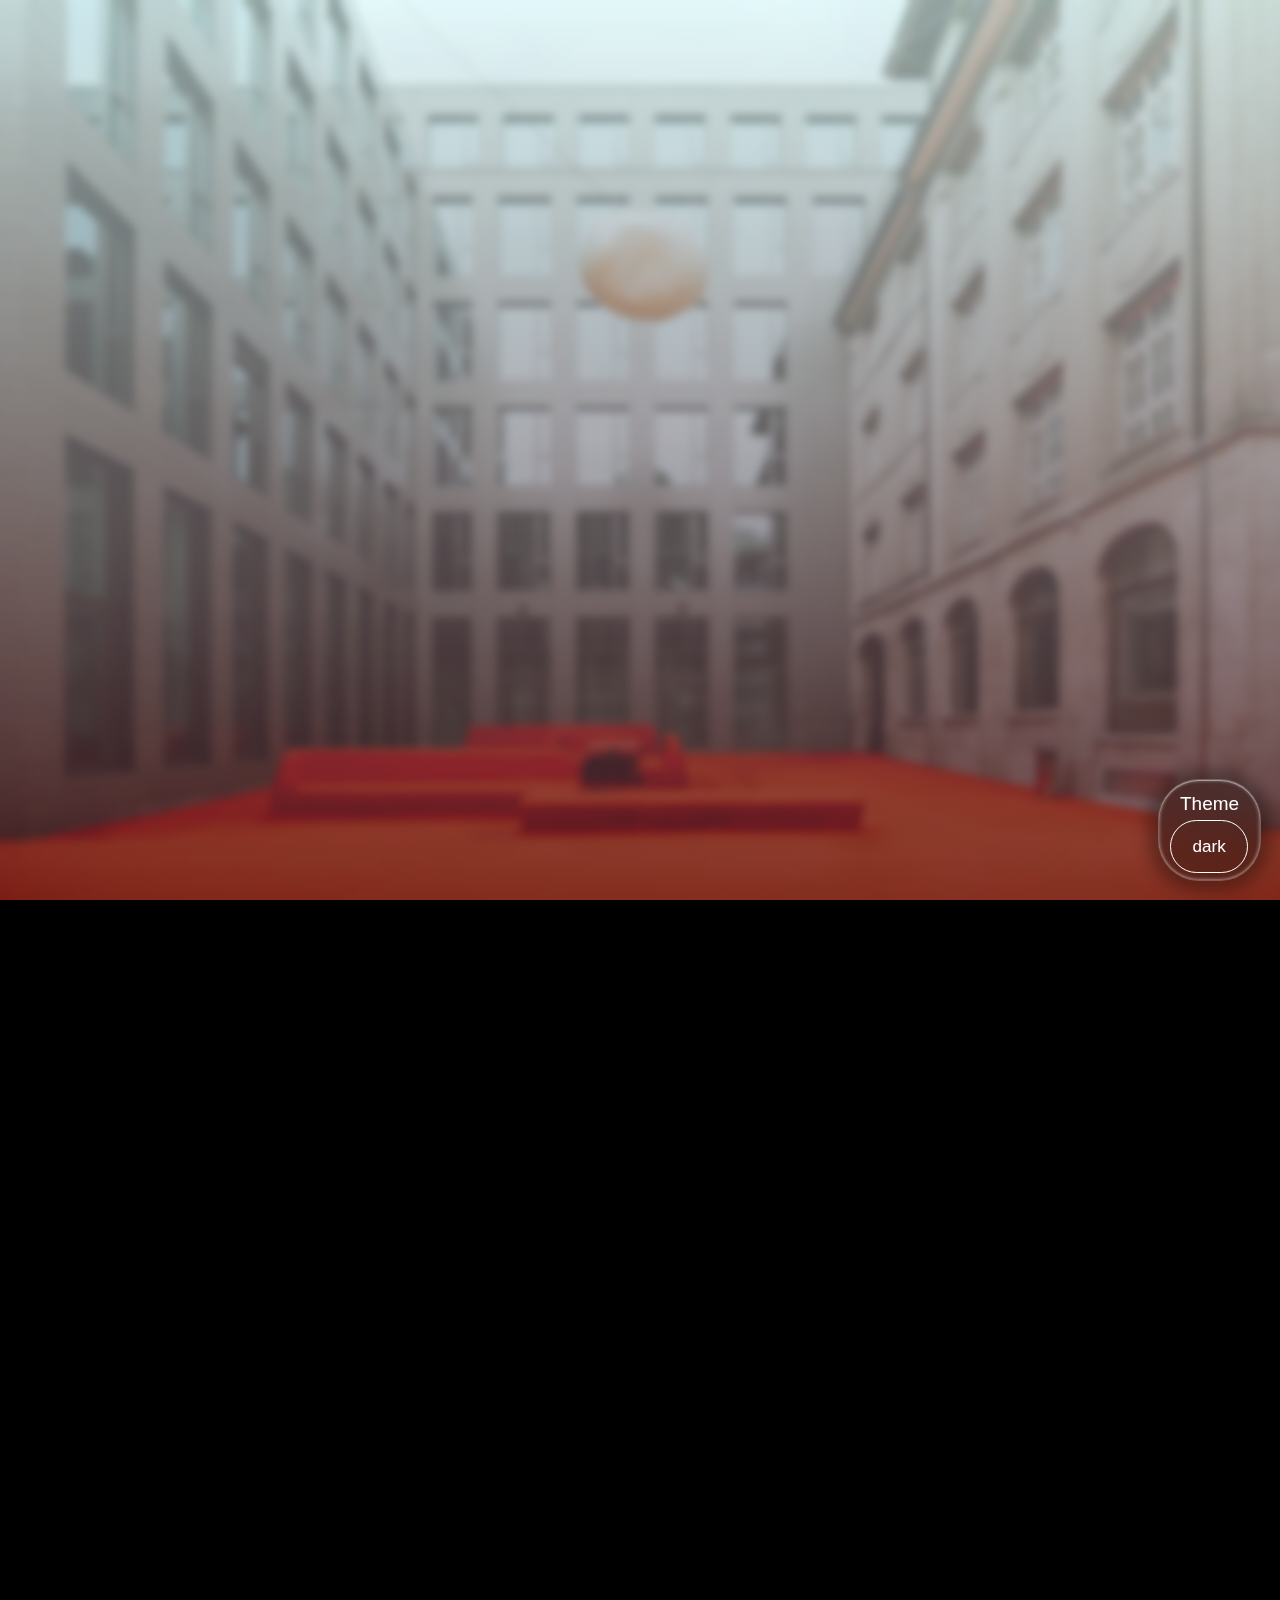
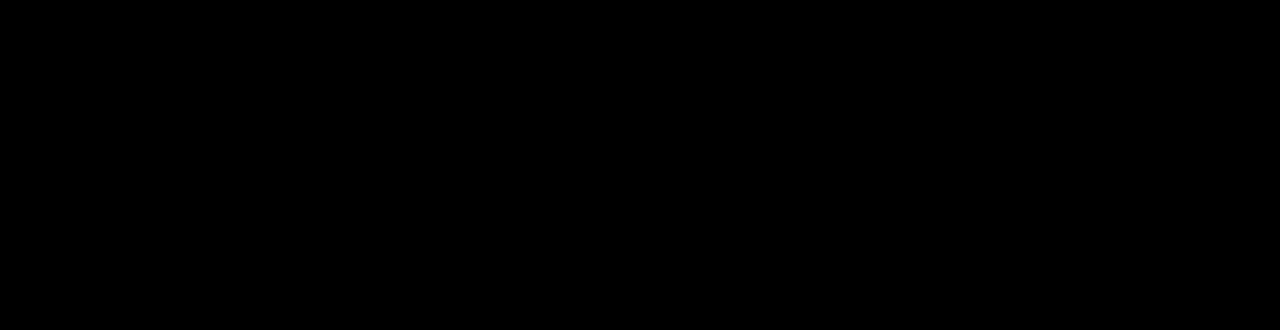
<file: index.html>
<!DOCTYPE html>
<html lang="en">
<head>
    <meta charset="utf-8">
    <meta http-equiv="X-UA-Compatible" content="IE=edge">
    <meta name="viewport" content="width=device-width, initial-scale=1">
    <title>Glass Card Company Theme - for Publii - Glass Card Company Theme </title>
    
    <meta name="robots" content="noindex,nofollow">
    <meta name="generator" content="Publii Open-Source CMS for Static Site">

    
    
    
    <link rel="shortcut icon" href="https://dzhygun.github.io/glass-card-company-theme/media/website/favicon.ico" type="image/x-icon" />
    
    <link rel="stylesheet" href="https://dzhygun.github.io/glass-card-company-theme/assets/css/style.css?v=aef1a3817403bf29abefb0ab57198b15">
    <script type="application/ld+json">{"@context":"http://schema.org","@type":"Article","mainEntityOfPage":{"@type":"WebPage","@id":"https://dzhygun.github.io/glass-card-company-theme/"},"headline":"Glass Card Company Theme - for Publii","datePublished":"2025-08-21T12:03+02:00","dateModified":"2025-09-18T11:01+02:00","image":{"@type":"ImageObject","url":"https://dzhygun.github.io/glass-card-company-theme/media/posts/10/Screenshot-from-2025-09-18-10-52-47.png","height":640,"width":1280},"description":"Lorem Ipsum Lorem ipsum dolor sit amet, consectetur adipiscing elit. Sed do eiusmod tempor incididunt ut labore et dolore magna aliqua. Ut enim ad minim veniam, quis nostrud exercitation ullamco laboris nisi ut aliquip ex ea commodo consequat. Duis aute irure dolor in reprehenderit in&hellip;","author":{"@type":"Person","name":"Vladyslav Zolotukhin (Dzhygun)","url":"https://dzhygun.github.io/glass-card-company-theme/authors/vladyslav-zolotukhin/"},"publisher":{"@type":"Organization","name":"Vladyslav Zolotukhin (Dzhygun)","logo":{"@type":"ImageObject","url":"https://dzhygun.github.io/glass-card-company-theme/media/website/logo.png","height":1024,"width":1024}}}</script>
    <noscript>
        <style>
            img[loading] {
                opacity: 1;
            }
        </style>
    </noscript>
    <style>.li{fill:none;stroke-linecap:round;stroke-linejoin:round;vertical-align:middle}</style>
</head>

<body class="page-template">
    

    <div class="page-bg-wrapper">
        <img class="page-bg" src="https://dzhygun.github.io/glass-card-company-theme/media/website/default_bg.jpg"  srcset="https://dzhygun.github.io/glass-card-company-theme/media/website/responsive/default_bg-1920.jpg 1920w ,https://dzhygun.github.io/glass-card-company-theme/media/website/responsive/default_bg-2560.jpg 2560w ,https://dzhygun.github.io/glass-card-company-theme/media/website/responsive/default_bg-3840.jpg 3840w"   sizes="(max-width: 3840px) 100vw, 3840px"   width="2400" height="1600"   loading="eager"
            alt="" decoding="async">
        <div class="page-bg-overlay"></div>
    </div><header class="top js-header slide-down glass-card">
   <a class="logo" href="https://dzhygun.github.io/glass-card-company-theme/">
      <img src="https://dzhygun.github.io/glass-card-company-theme/media/website/logo.png" alt="Glass Card Company Theme" width="1024"
         height="1024">
   </a>
      <nav class="navbar js-navbar">
         <button
            class="navbar__toggle js-toggle nav-hover"
            aria-label="Menu"
            aria-haspopup="true"
            aria-expanded="false">
            <span class="navbar__toggle-box">
               <span class="navbar__toggle-inner">Menu</span>
            </span>
         </button>
       <ul class="navbar__menu">
                <li  class="active">
                  <a class="nav-hover "
                     href="https://dzhygun.github.io/glass-card-company-theme/"
                        target="_self"
   >
                     Home
                 </a>
   
            </li>
                <li >
                  <a class="nav-hover "
                     href="https://dzhygun.github.io/glass-card-company-theme/about-us/"
                        target="_self"
   >
                     About us
                 </a>
   
            </li>
                <li >
                  <a class="nav-hover "
                     href="https://dzhygun.github.io/glass-card-company-theme/contacts/"
                        target="_self"
   >
                     Contacts
                 </a>
   
            </li>
       </ul>
      </nav>
</header>
<div class="body-content-fade-in"><main class="page glass-card">
   <article class="content">
      <div class="hero ">
         <header class="hero__content">
            <div class="wrapper">
               <h1>Glass Card Company Theme - for Publii</h1>
               <div class="feed__meta content__meta>
                           <time datetime="2025-08-21T12:03" class="feed__date">
                  August 21, 2025
                  </time>
               </div>
            </div>
         </header>

         <figure class="hero__image">
            <div class="hero__image-wrapper">
                        <img
                           src="https://dzhygun.github.io/glass-card-company-theme/media/posts/10/Screenshot-from-2025-09-18-10-52-47.png"
                              srcset="https://dzhygun.github.io/glass-card-company-theme/media/posts/10/responsive/Screenshot-from-2025-09-18-10-52-47-xs.png 640w ,https://dzhygun.github.io/glass-card-company-theme/media/posts/10/responsive/Screenshot-from-2025-09-18-10-52-47-sm.png 768w ,https://dzhygun.github.io/glass-card-company-theme/media/posts/10/responsive/Screenshot-from-2025-09-18-10-52-47-md.png 1024w ,https://dzhygun.github.io/glass-card-company-theme/media/posts/10/responsive/Screenshot-from-2025-09-18-10-52-47-lg.png 1366w ,https://dzhygun.github.io/glass-card-company-theme/media/posts/10/responsive/Screenshot-from-2025-09-18-10-52-47-xl.png 1600w ,https://dzhygun.github.io/glass-card-company-theme/media/posts/10/responsive/Screenshot-from-2025-09-18-10-52-47-2xl.png 1920w" sizes="88vw"
                            loading="eager"
                           height="640"
                           width="1280"
                  alt="home page screenshot">
            </div>

         </figure>
      </div>

      <div class="entry-wrapper content__entry">
         <h1 data-start="64" data-end="79">Lorem Ipsum</h1>
<figure class="post__image post__image--right"><img loading="lazy"  src="https://dzhygun.github.io/glass-card-company-theme/media/posts/10/zoha-gohar-7sPd2qahtTw-unsplash-1-2.jpg" alt="" width="1920" height="1440" sizes="(max-width: 1920px) 100vw, 1920px" srcset="https://dzhygun.github.io/glass-card-company-theme/media/posts/10/responsive/zoha-gohar-7sPd2qahtTw-unsplash-1-2-xs.jpg 640w ,https://dzhygun.github.io/glass-card-company-theme/media/posts/10/responsive/zoha-gohar-7sPd2qahtTw-unsplash-1-2-sm.jpg 768w ,https://dzhygun.github.io/glass-card-company-theme/media/posts/10/responsive/zoha-gohar-7sPd2qahtTw-unsplash-1-2-md.jpg 1024w ,https://dzhygun.github.io/glass-card-company-theme/media/posts/10/responsive/zoha-gohar-7sPd2qahtTw-unsplash-1-2-lg.jpg 1366w ,https://dzhygun.github.io/glass-card-company-theme/media/posts/10/responsive/zoha-gohar-7sPd2qahtTw-unsplash-1-2-xl.jpg 1600w ,https://dzhygun.github.io/glass-card-company-theme/media/posts/10/responsive/zoha-gohar-7sPd2qahtTw-unsplash-1-2-2xl.jpg 1920w"></figure>
<p data-start="81" data-end="206">Lorem ipsum dolor sit amet, consectetur adipiscing elit. Sed do eiusmod tempor incididunt ut labore et dolore magna aliqua.</p>
<h2 data-start="208" data-end="224">Section One</h2>
<p data-start="226" data-end="335">Ut enim ad minim veniam, quis nostrud exercitation ullamco laboris nisi ut aliquip ex ea commodo consequat.</p>
<h2 data-start="337" data-end="353">Section Two</h2>
<p data-start="355" data-end="459">Duis aute irure dolor in reprehenderit in voluptate velit esse cillum dolore eu fugiat nulla pariatur.</p>
<h2 data-start="461" data-end="479">Section Three</h2>
<p data-start="481" data-end="593">Excepteur sint occaecat cupidatat non proident, sunt in culpa qui officia deserunt mollit anim id est laborum.</p>
      </div>

      <footer class="content__footer">
         <div class="entry-wrapper">
            <div class="content__actions">
               <p class="content__updated">
                  This article was updated on
                  September 18, 2025
               </p>
            </div>
         </div>
      </footer>
   </article>



</main>
<div class="empty-space-before-footer"></div>
<footer class="footer glass-card">
    <div class="wrapper">

        <div class="footer__copyright">
            <p>Powered by Publii.<br>Copyright by Dzyhgun 2025. MIT License.</p>
        </div>

        <div class="footer__social">
            <a href="https://www.linkedin.com/in/vladyslav-zolotukhin/" aria-label="LinkedIn">
                <svg class="nav-hover">
                            <use xlink:href="https://dzhygun.github.io/glass-card-company-theme/assets/svg/svg-map.svg#linkedin"/>
                </svg>
            </a>
        </div>

            <button id="backToTop" class="footer__bttop nav-hover" aria-label="Back to top" title="Back to top">
            <svg width="20" height="20">
                    <use xlink:href="https://dzhygun.github.io/glass-card-company-theme/assets/svg/svg-map.svg#toparrow"/>
            </svg>
        </button>
    </div>
</footer>

<div class="theme-switch-wrapper glass-card">
    <div class="theme-switch-container">
        <span>Theme</span>
        <button id="theme-switch" aria-label="Color scheme switch" title="Color scheme switch"
            class="nav-hover"></button>
    </div>
</div>
<script defer src="https://dzhygun.github.io/glass-card-company-theme/assets/js/scripts.js?v=8b8388c5271bf82f6adc1b35f399b7f0"></script>

<script>window.publiiThemeMenuConfig={mobileMenuMode:'sidebar',animationSpeed:300,submenuWidth: 'auto',doubleClickTime:500,mobileMenuExpandableSubmenus:true,relatedContainerForOverlayMenuSelector:'.top'};</script>

<script>
    var images = document.querySelectorAll('img[loading]');
    for (var i = 0; i < images.length; i++) {
        if (images[i].complete) {
            images[i].classList.add('is-loaded');
        } else {
            images[i].addEventListener('load', function () {
                this.classList.add('is-loaded');
            }, false);
        }
    }
</script>




</div>
</body>

</html>
</file>
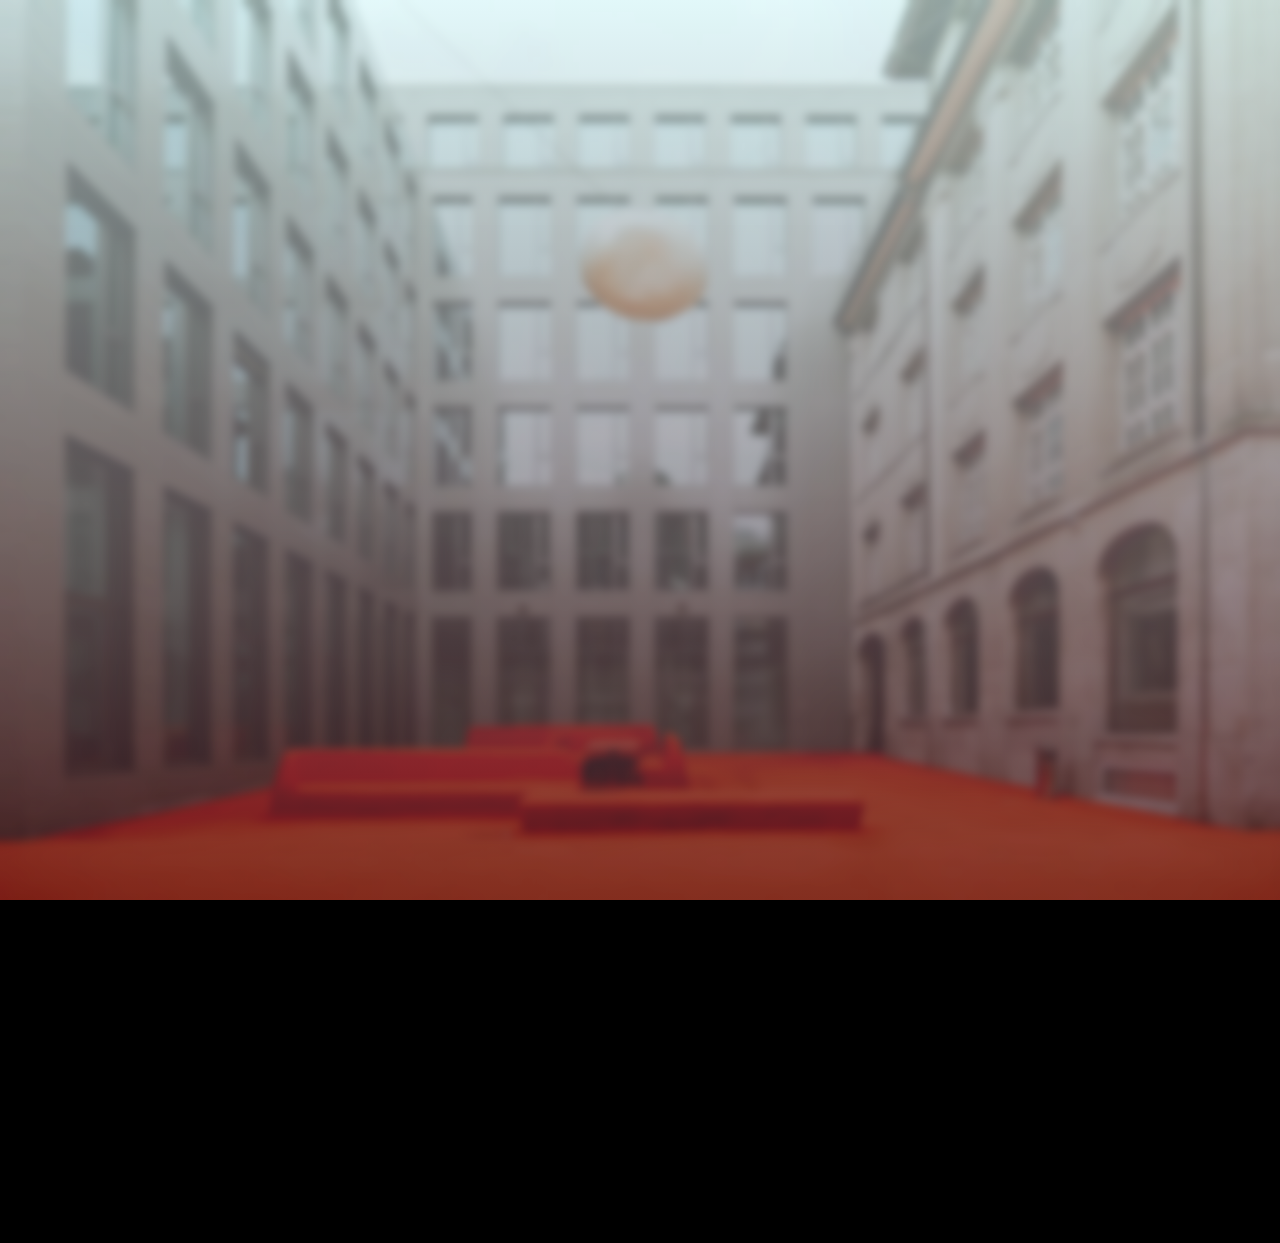
<file: about-us/index.html>
<!DOCTYPE html><html lang="en"><head><meta charset="utf-8"><meta http-equiv="X-UA-Compatible" content="IE=edge"><meta name="viewport" content="width=device-width,initial-scale=1"><title>About us - Glass Card Company Theme</title><meta name="robots" content="noindex,nofollow"><meta name="generator" content="Publii Open-Source CMS for Static Site"><link rel="stylesheet" href="https://dzhygun.github.io/glass-card-company-theme/assets/css/style.css?v=ee9387385cc4d3cbe2599cc3622b241f"><script type="application/ld+json">{"@context":"http://schema.org","@type":"Article","mainEntityOfPage":{"@type":"WebPage","@id":"https://dzhygun.github.io/glass-card-company-theme/about-us/"},"headline":"About us","datePublished":"2025-08-21T10:10+02:00","dateModified":"2025-09-18T03:49+02:00","description":"Lorem Ipsum Lorem ipsum dolor sit amet, consectetur adipiscing elit. Sed do eiusmod tempor incididunt ut labore et dolore magna aliqua. Section One Ut enim ad minim veniam, quis nostrud exercitation ullamco laboris nisi ut aliquip ex ea commodo consequat. Section Two Duis aute irure&hellip;","author":{"@type":"Person","name":"Vladyslav Zolotukhin (Dzhygun)","url":"https://dzhygun.github.io/glass-card-company-theme/authors/vladyslav-zolotukhin/"},"publisher":{"@type":"Organization","name":"Vladyslav Zolotukhin (Dzhygun)"}}</script><noscript><style>img[loading] {
                opacity: 1;
            }</style></noscript><style>.li{fill:none;stroke-linecap:round;stroke-linejoin:round;vertical-align:middle}</style></head><body class="page-template"><div class="page-bg-wrapper"><img class="page-bg" src="https://dzhygun.github.io/glass-card-company-theme/media/website/default_bg.jpg" srcset="https://dzhygun.github.io/glass-card-company-theme/media/website/responsive/default_bg-1920.jpg 1920w, https://dzhygun.github.io/glass-card-company-theme/media/website/responsive/default_bg-2560.jpg 2560w, https://dzhygun.github.io/glass-card-company-theme/media/website/responsive/default_bg-3840.jpg 3840w" sizes="(max-width: 3840px) 100vw, 3840px" width="2400" height="1600" loading="eager" alt="" decoding="async"><div class="page-bg-overlay"></div></div><header class="top js-header slide-down glass-card"><a class="logo" href="https://dzhygun.github.io/glass-card-company-theme/">Glass Card Company Theme</a><nav class="navbar js-navbar"><button class="navbar__toggle js-toggle nav-hover-button" aria-label="Menu" aria-haspopup="true" aria-expanded="false"><span class="navbar__toggle-box"><span class="navbar__toggle-inner">Menu</span></span></button><ul class="navbar__menu"><li><a class="nav-hover-text" href="https://dzhygun.github.io/glass-card-company-theme/" target="_self">Home</a></li><li class="active-parent has-submenu"><span class="is-separator nav-hover-text" aria-haspopup="true">About us</span><ul class="navbar__submenu level-2" aria-hidden="true"><li class="active"><a class="nav-hover-text" href="https://dzhygun.github.io/glass-card-company-theme/about-us/" target="_self">About us</a></li><li><a class="nav-hover-text" href="https://dzhygun.github.io/glass-card-company-theme/contacts/" target="_self">Contacts</a></li></ul></li></ul></nav></header><main class="page glass-card"><article class="content"><div class="hero hero--noimage"><header class="hero__content"><div class="wrapper"><h1>About us</h1></div></header></div><div class="entry-wrapper content__entry"><p>Lorem Ipsum<br><br>Lorem ipsum dolor sit amet, consectetur adipiscing elit. Sed do eiusmod tempor incididunt ut labore et dolore magna aliqua.<br><br>Section One<br><br>Ut enim ad minim veniam, quis nostrud exercitation ullamco laboris nisi ut aliquip ex ea commodo consequat.<br><br>Section Two<br><br>Duis aute irure dolor in reprehenderit in voluptate velit esse cillum dolore eu fugiat nulla pariatur.<br><br>Section Three<br><br>Excepteur sint occaecat cupidatat non proident, sunt in culpa qui officia deserunt mollit anim id est laborum.<br></p></div></article></main><div class="empty-space-before-footer"></div><footer class="footer glass-card"><div class="wrapper"><div class="footer__copyright"><p>Powered by Publii.<br>Copyright by Dzyhgun 2025. MIT License.</p></div><div class="footer__social"><a href="https://www.linkedin.com/in/vladyslav-zolotukhin/" aria-label="LinkedIn"><svg class="nav-hover-button"><use xlink:href="https://dzhygun.github.io/glass-card-company-theme/assets/svg/svg-map.svg#linkedin"/></svg></a></div><button id="backToTop" class="footer__bttop nav-hover-button" aria-label="Back to top" title="Back to top"><svg width="20" height="20"><use xlink:href="https://dzhygun.github.io/glass-card-company-theme/assets/svg/svg-map.svg#toparrow"/></svg></button></div></footer><script defer="defer" src="https://dzhygun.github.io/glass-card-company-theme/assets/js/scripts.js?v=4543d58a020694d51e3b70951458bab0"></script><script>window.publiiThemeMenuConfig={mobileMenuMode:'sidebar',animationSpeed:300,submenuWidth: 'auto',doubleClickTime:500,mobileMenuExpandableSubmenus:true,relatedContainerForOverlayMenuSelector:'.top'};</script><script>var images = document.querySelectorAll('img[loading]');
    for (var i = 0; i < images.length; i++) {
        if (images[i].complete) {
            images[i].classList.add('is-loaded');
        } else {
            images[i].addEventListener('load', function () {
                this.classList.add('is-loaded');
            }, false);
        }
    }</script></body></html>
</file>
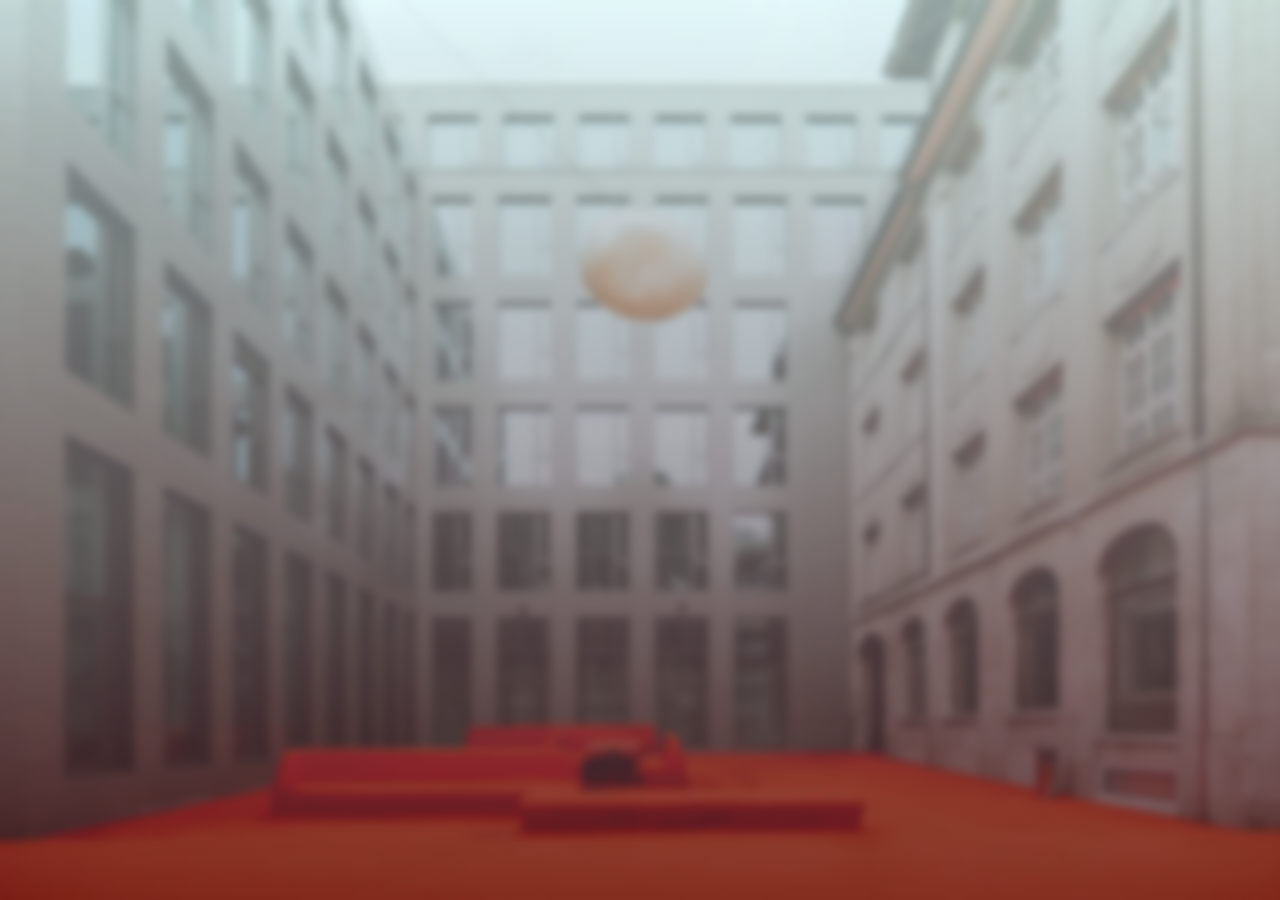
<file: contacts/index.html>
<!DOCTYPE html><html lang="en"><head><meta charset="utf-8"><meta http-equiv="X-UA-Compatible" content="IE=edge"><meta name="viewport" content="width=device-width,initial-scale=1"><title>Contacts - Glass Card Company Theme</title><meta name="robots" content="noindex,nofollow"><meta name="generator" content="Publii Open-Source CMS for Static Site"><link rel="stylesheet" href="https://dzhygun.github.io/glass-card-company-theme/assets/css/style.css?v=ee9387385cc4d3cbe2599cc3622b241f"><script type="application/ld+json">{"@context":"http://schema.org","@type":"Article","mainEntityOfPage":{"@type":"WebPage","@id":"https://dzhygun.github.io/glass-card-company-theme/contacts/"},"headline":"Contacts","datePublished":"2025-08-21T10:20+02:00","dateModified":"2025-09-18T03:49+02:00","description":"[li=building] Address line 1 Adress line 2 [li=mail]E-Mail: email@example.com [li=phone]Tel.: +410000000","author":{"@type":"Person","name":"Vladyslav Zolotukhin (Dzhygun)","url":"https://dzhygun.github.io/glass-card-company-theme/authors/vladyslav-zolotukhin/"},"publisher":{"@type":"Organization","name":"Vladyslav Zolotukhin (Dzhygun)"}}</script><noscript><style>img[loading] {
                opacity: 1;
            }</style></noscript><style>.li{fill:none;stroke-linecap:round;stroke-linejoin:round;vertical-align:middle}</style></head><body class="page-template"><div class="page-bg-wrapper"><img class="page-bg" src="https://dzhygun.github.io/glass-card-company-theme/media/website/default_bg.jpg" srcset="https://dzhygun.github.io/glass-card-company-theme/media/website/responsive/default_bg-1920.jpg 1920w, https://dzhygun.github.io/glass-card-company-theme/media/website/responsive/default_bg-2560.jpg 2560w, https://dzhygun.github.io/glass-card-company-theme/media/website/responsive/default_bg-3840.jpg 3840w" sizes="(max-width: 3840px) 100vw, 3840px" width="2400" height="1600" loading="eager" alt="" decoding="async"><div class="page-bg-overlay"></div></div><header class="top js-header slide-down glass-card"><a class="logo" href="https://dzhygun.github.io/glass-card-company-theme/">Glass Card Company Theme</a><nav class="navbar js-navbar"><button class="navbar__toggle js-toggle nav-hover-button" aria-label="Menu" aria-haspopup="true" aria-expanded="false"><span class="navbar__toggle-box"><span class="navbar__toggle-inner">Menu</span></span></button><ul class="navbar__menu"><li><a class="nav-hover-text" href="https://dzhygun.github.io/glass-card-company-theme/" target="_self">Home</a></li><li class="active-parent has-submenu"><span class="is-separator nav-hover-text" aria-haspopup="true">About us</span><ul class="navbar__submenu level-2" aria-hidden="true"><li><a class="nav-hover-text" href="https://dzhygun.github.io/glass-card-company-theme/about-us/" target="_self">About us</a></li><li class="active"><a class="nav-hover-text" href="https://dzhygun.github.io/glass-card-company-theme/contacts/" target="_self">Contacts</a></li></ul></li></ul></nav></header><main class="page glass-card"><article class="content"><div class="hero hero--noimage"><header class="hero__content"><div class="wrapper"><h1>Contacts</h1></div></header></div><div class="entry-wrapper content__entry"><ul class="img-ul contacts-ul-margin"><li><svg class="li li-building" width="2rem" height="2rem" fill="none" stroke="currentColor" stroke-width="2" viewBox="0 0 24 24"><g><rect width="16" height="20" x="4" y="2" rx="2" ry="2"/><path d="M9 22v-4h6v4M8 6h.01M16 6h.01M12 6h.01M12 10h.01M12 14h.01M16 10h.01M16 14h.01M8 10h.01M8 14h.01"/></g></svg> Address line 1<br>Adress line 2</li><li><svg class="li li-mail" width="2rem" height="2rem" fill="none" stroke="currentColor" stroke-width="2" viewBox="0 0 24 24"><g><path d="m22 7-8.991 5.727a2 2 0 0 1-2.009 0L2 7"/><rect width="20" height="16" x="2" y="4" rx="2"/></g></svg>E-Mail: <a href="mailto:email@example.com">email@example.com</a></li><li><svg class="li li-phone" width="2rem" height="2rem" fill="none" stroke="currentColor" stroke-width="2" viewBox="0 0 24 24"><g><path d="M13.832 16.568a1 1 0 0 0 1.213-.303l.355-.465A2 2 0 0 1 17 15h3a2 2 0 0 1 2 2v3a2 2 0 0 1-2 2A18 18 0 0 1 2 4a2 2 0 0 1 2-2h3a2 2 0 0 1 2 2v3a2 2 0 0 1-.8 1.6l-.468.351a1 1 0 0 0-.292 1.233 14 14 0 0 0 6.392 6.384"/></g></svg>Tel.: +410000000</li></ul></div></article></main><div class="empty-space-before-footer"></div><footer class="footer glass-card"><div class="wrapper"><div class="footer__copyright"><p>Powered by Publii.<br>Copyright by Dzyhgun 2025. MIT License.</p></div><div class="footer__social"><a href="https://www.linkedin.com/in/vladyslav-zolotukhin/" aria-label="LinkedIn"><svg class="nav-hover-button"><use xlink:href="https://dzhygun.github.io/glass-card-company-theme/assets/svg/svg-map.svg#linkedin"/></svg></a></div><button id="backToTop" class="footer__bttop nav-hover-button" aria-label="Back to top" title="Back to top"><svg width="20" height="20"><use xlink:href="https://dzhygun.github.io/glass-card-company-theme/assets/svg/svg-map.svg#toparrow"/></svg></button></div></footer><script defer="defer" src="https://dzhygun.github.io/glass-card-company-theme/assets/js/scripts.js?v=4543d58a020694d51e3b70951458bab0"></script><script>window.publiiThemeMenuConfig={mobileMenuMode:'sidebar',animationSpeed:300,submenuWidth: 'auto',doubleClickTime:500,mobileMenuExpandableSubmenus:true,relatedContainerForOverlayMenuSelector:'.top'};</script><script>var images = document.querySelectorAll('img[loading]');
    for (var i = 0; i < images.length; i++) {
        if (images[i].complete) {
            images[i].classList.add('is-loaded');
        } else {
            images[i].addEventListener('load', function () {
                this.classList.add('is-loaded');
            }, false);
        }
    }</script></body></html>
</file>
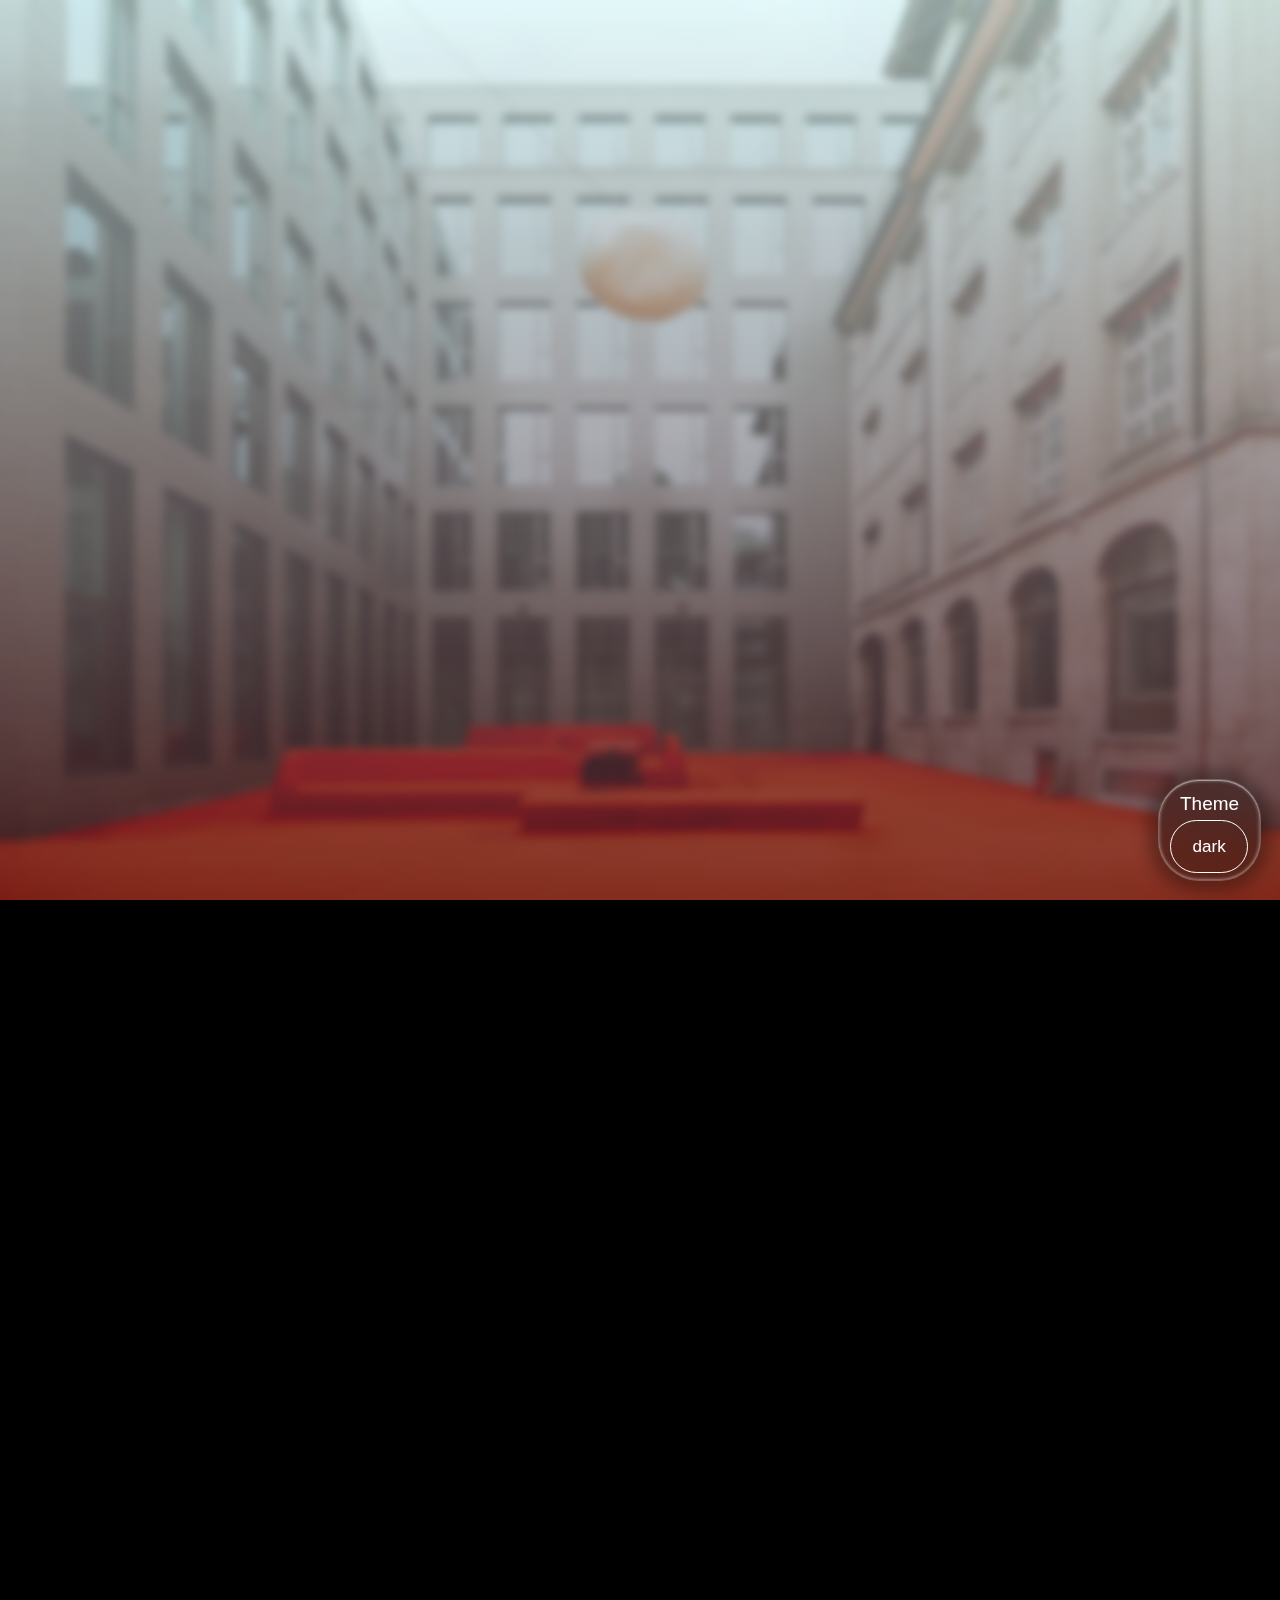
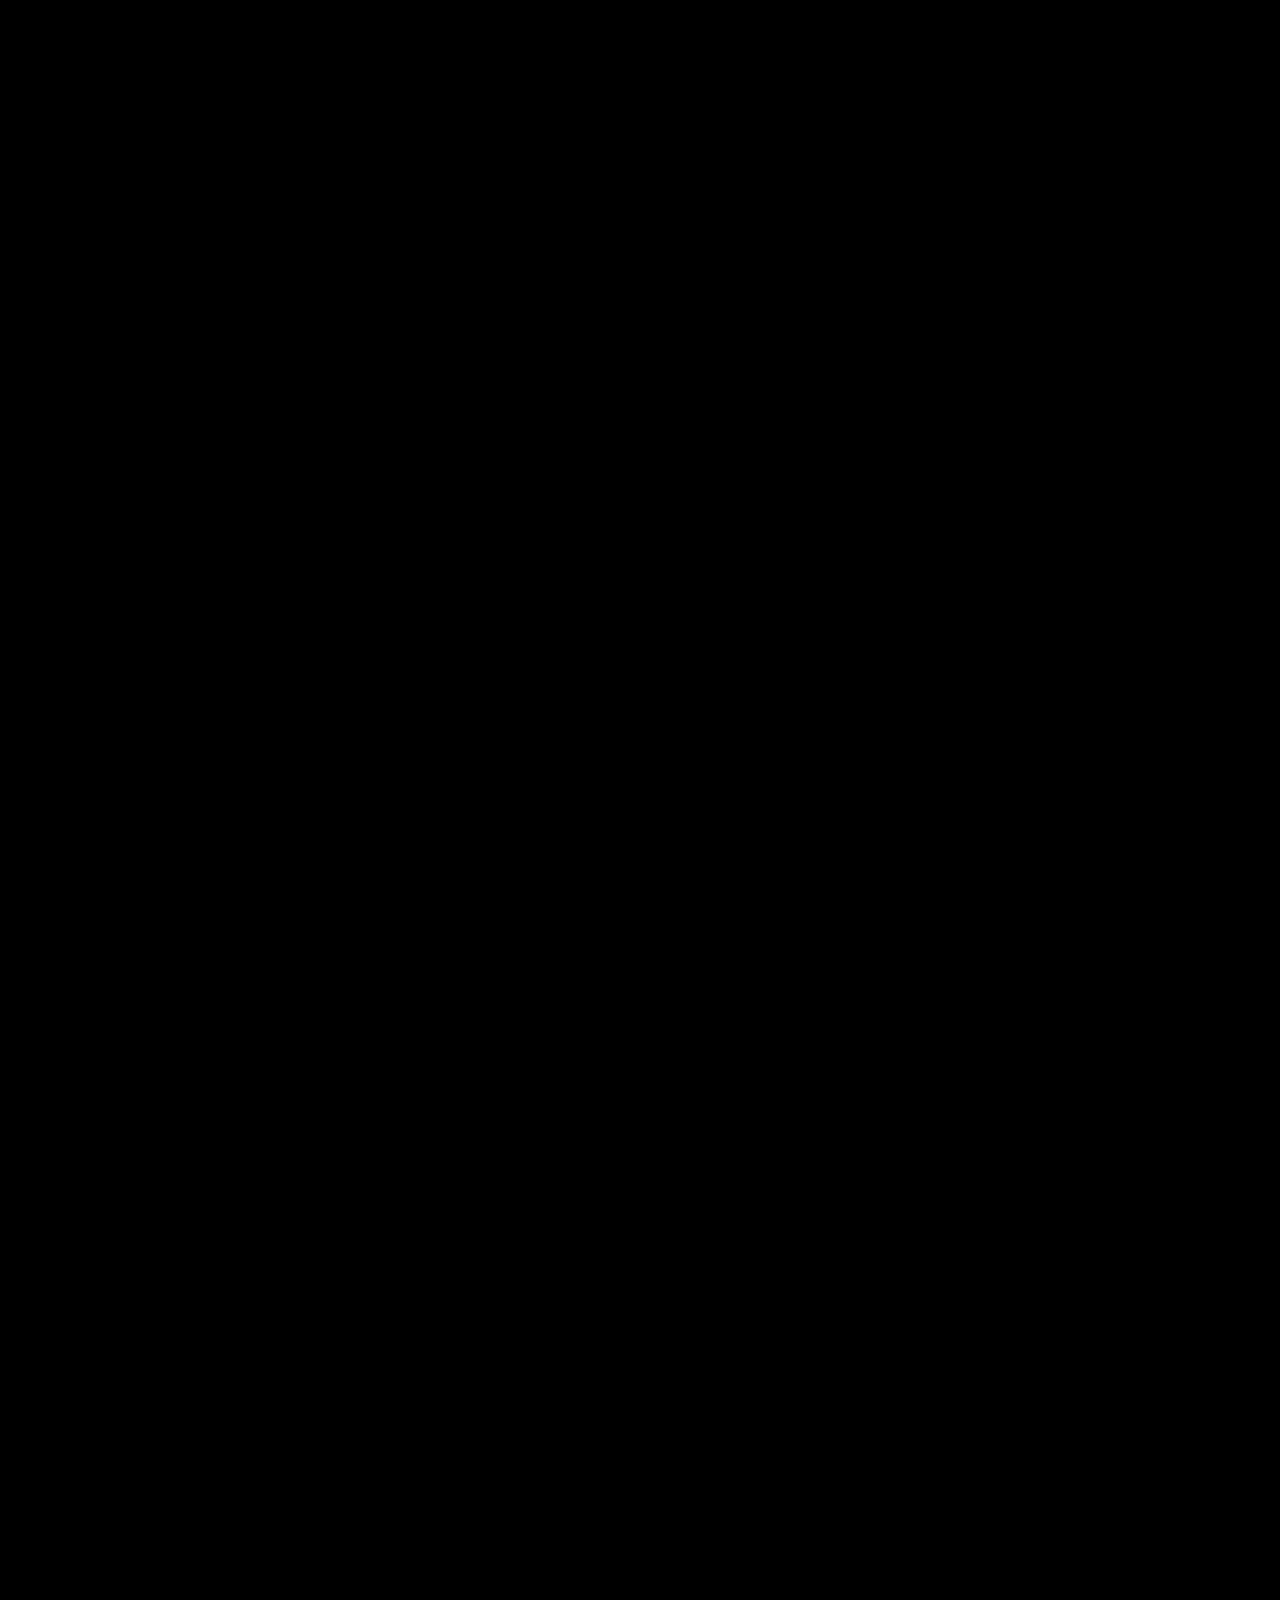
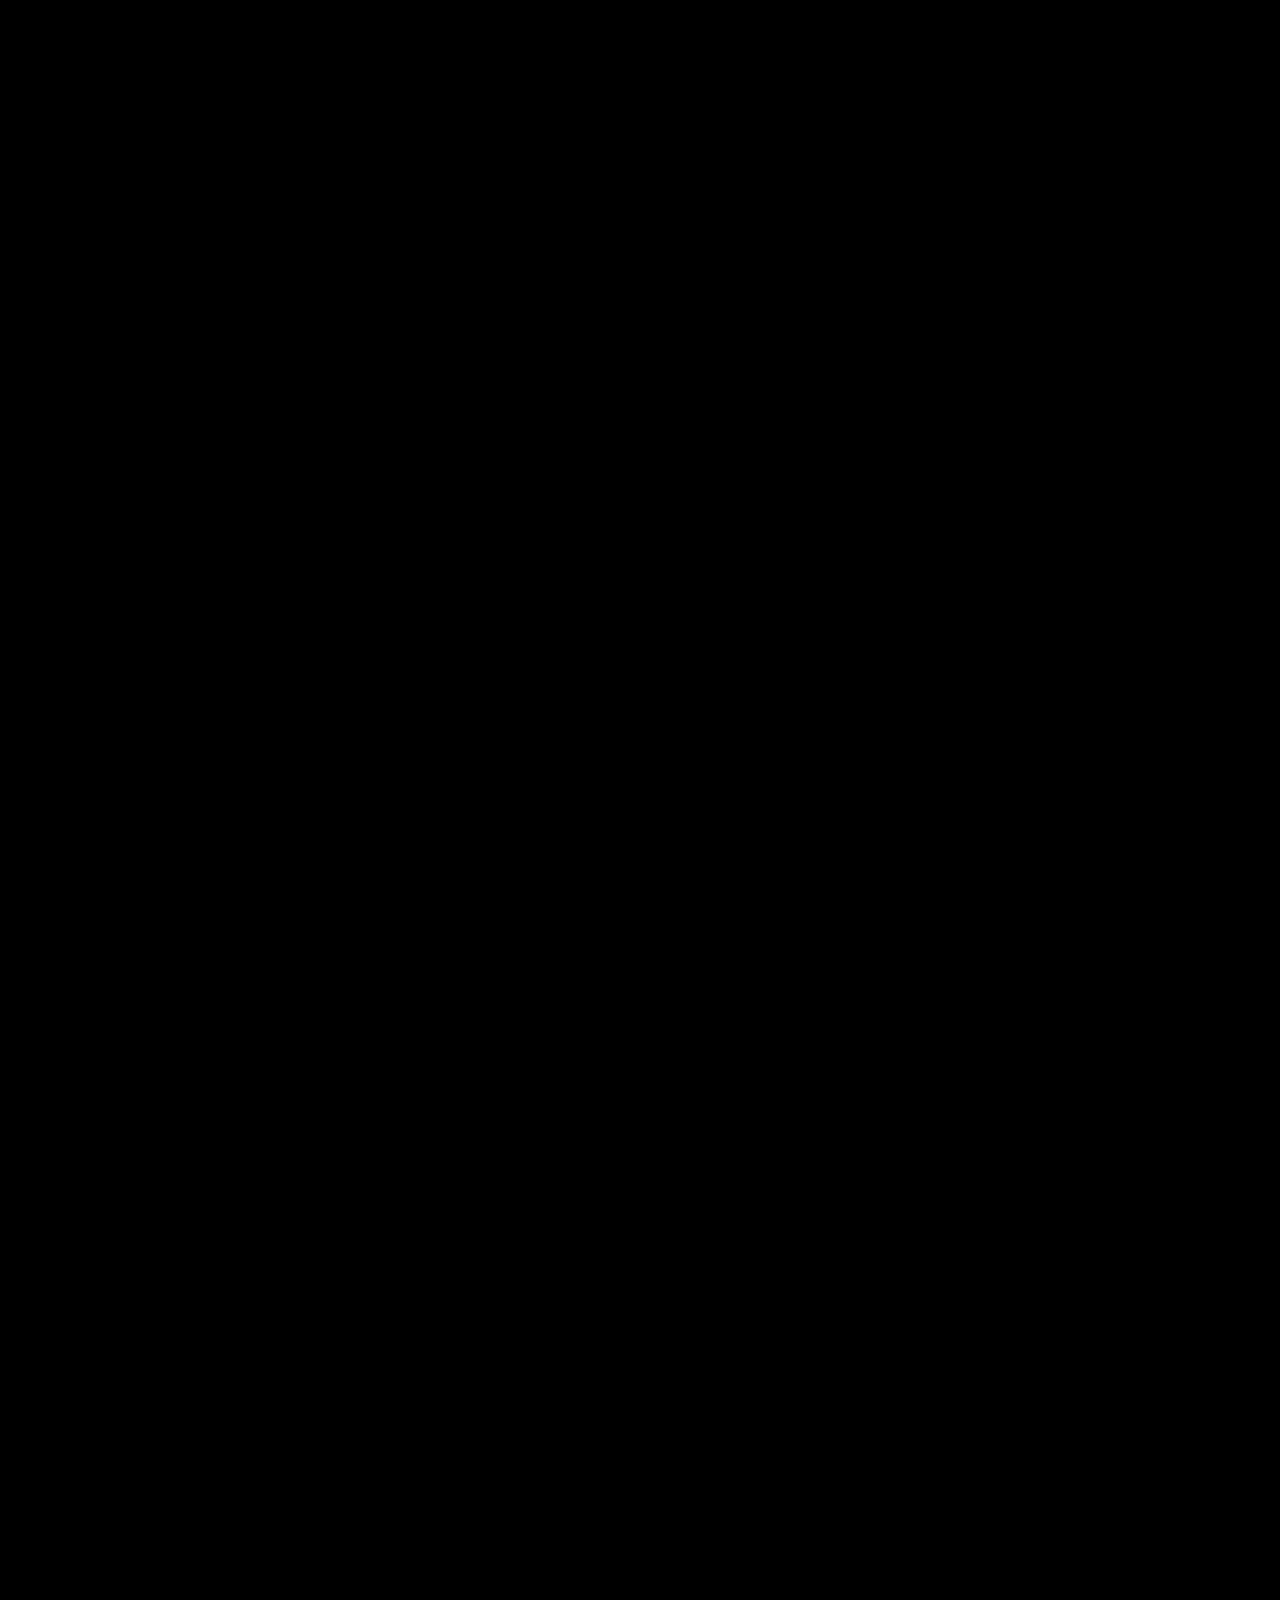
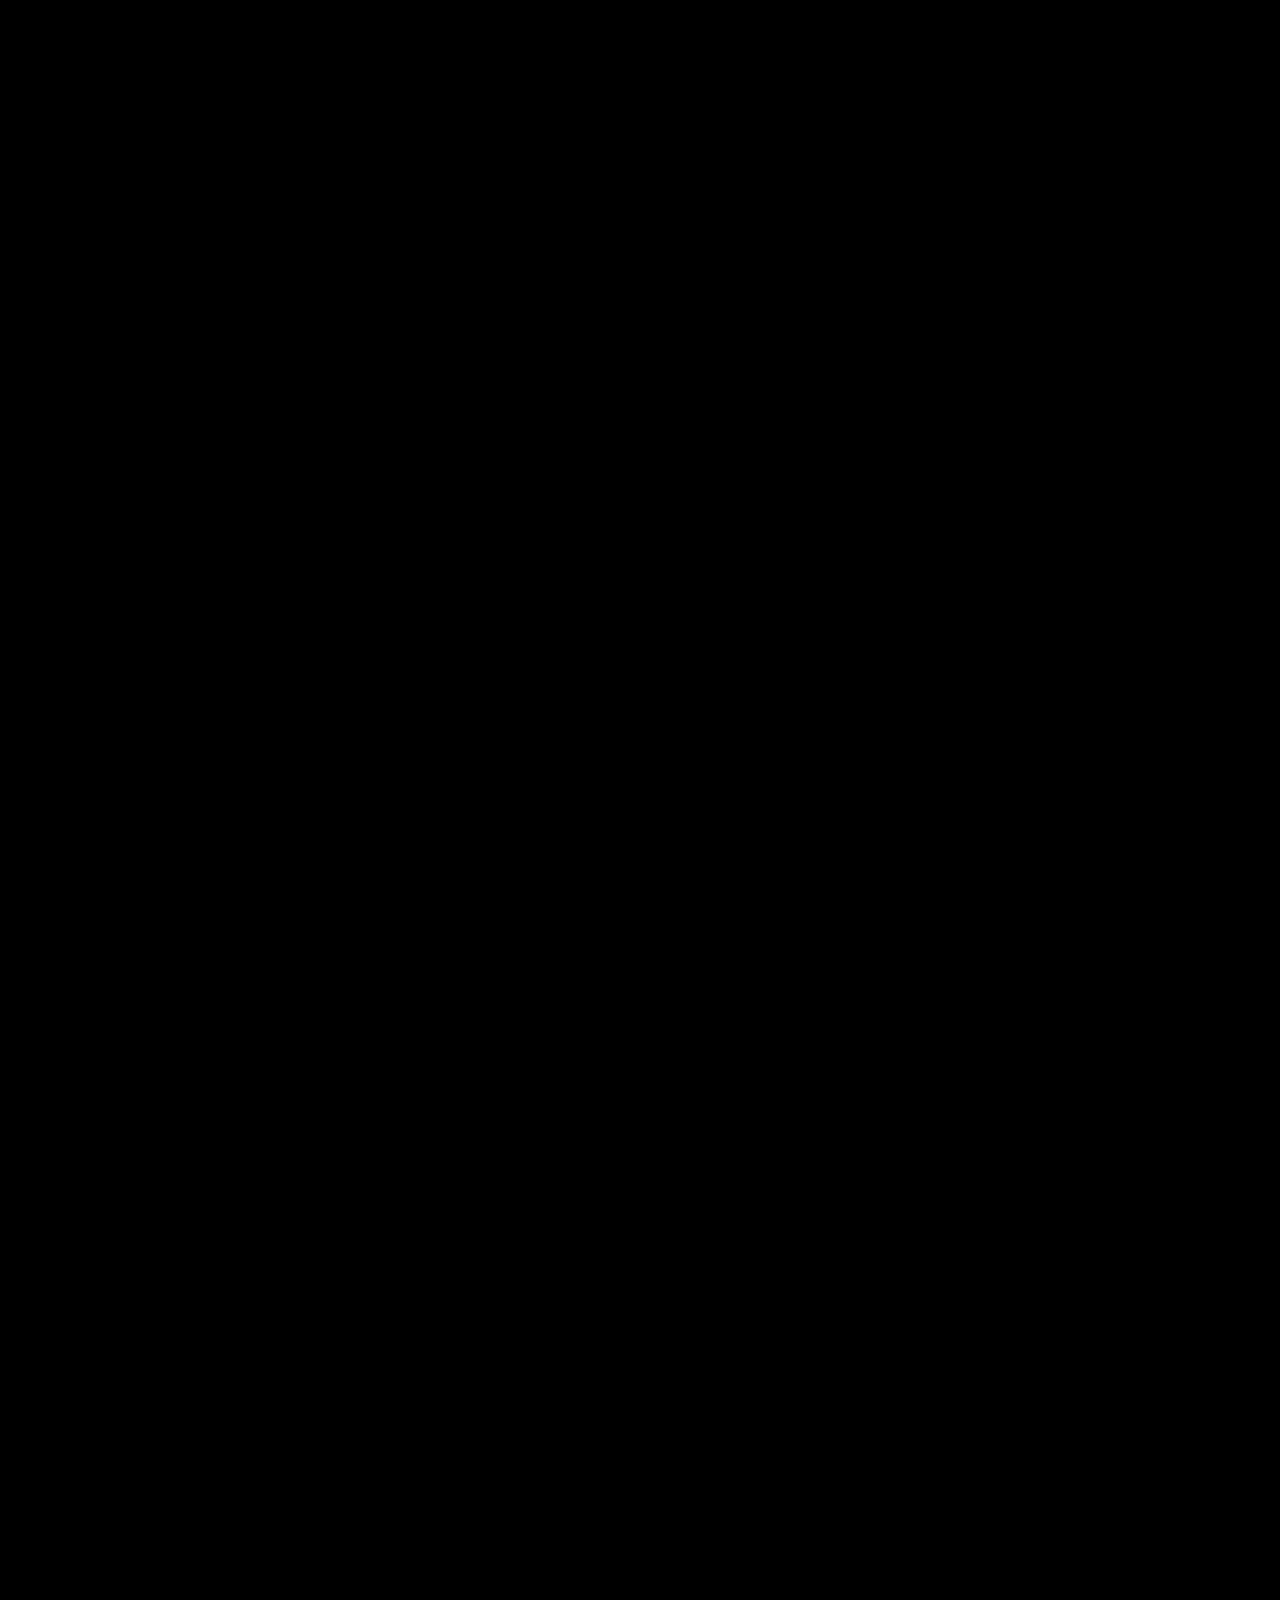
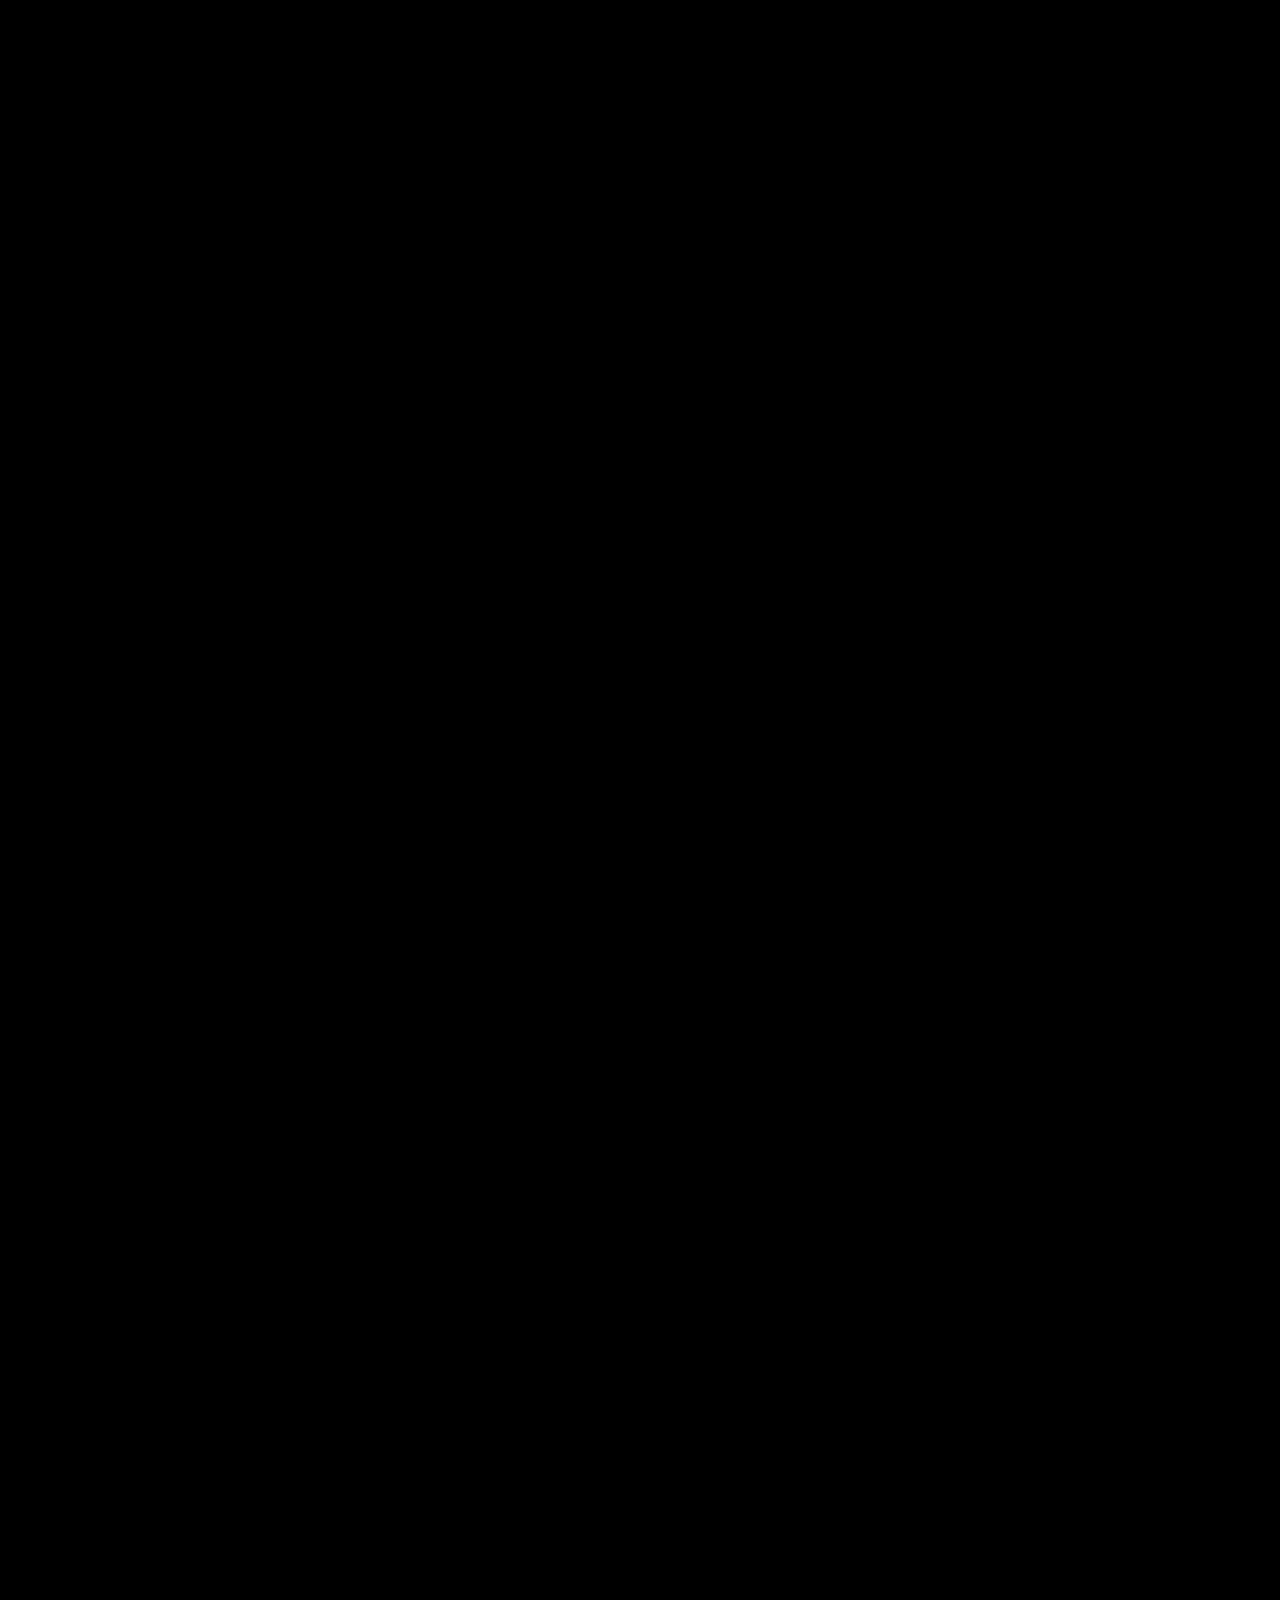
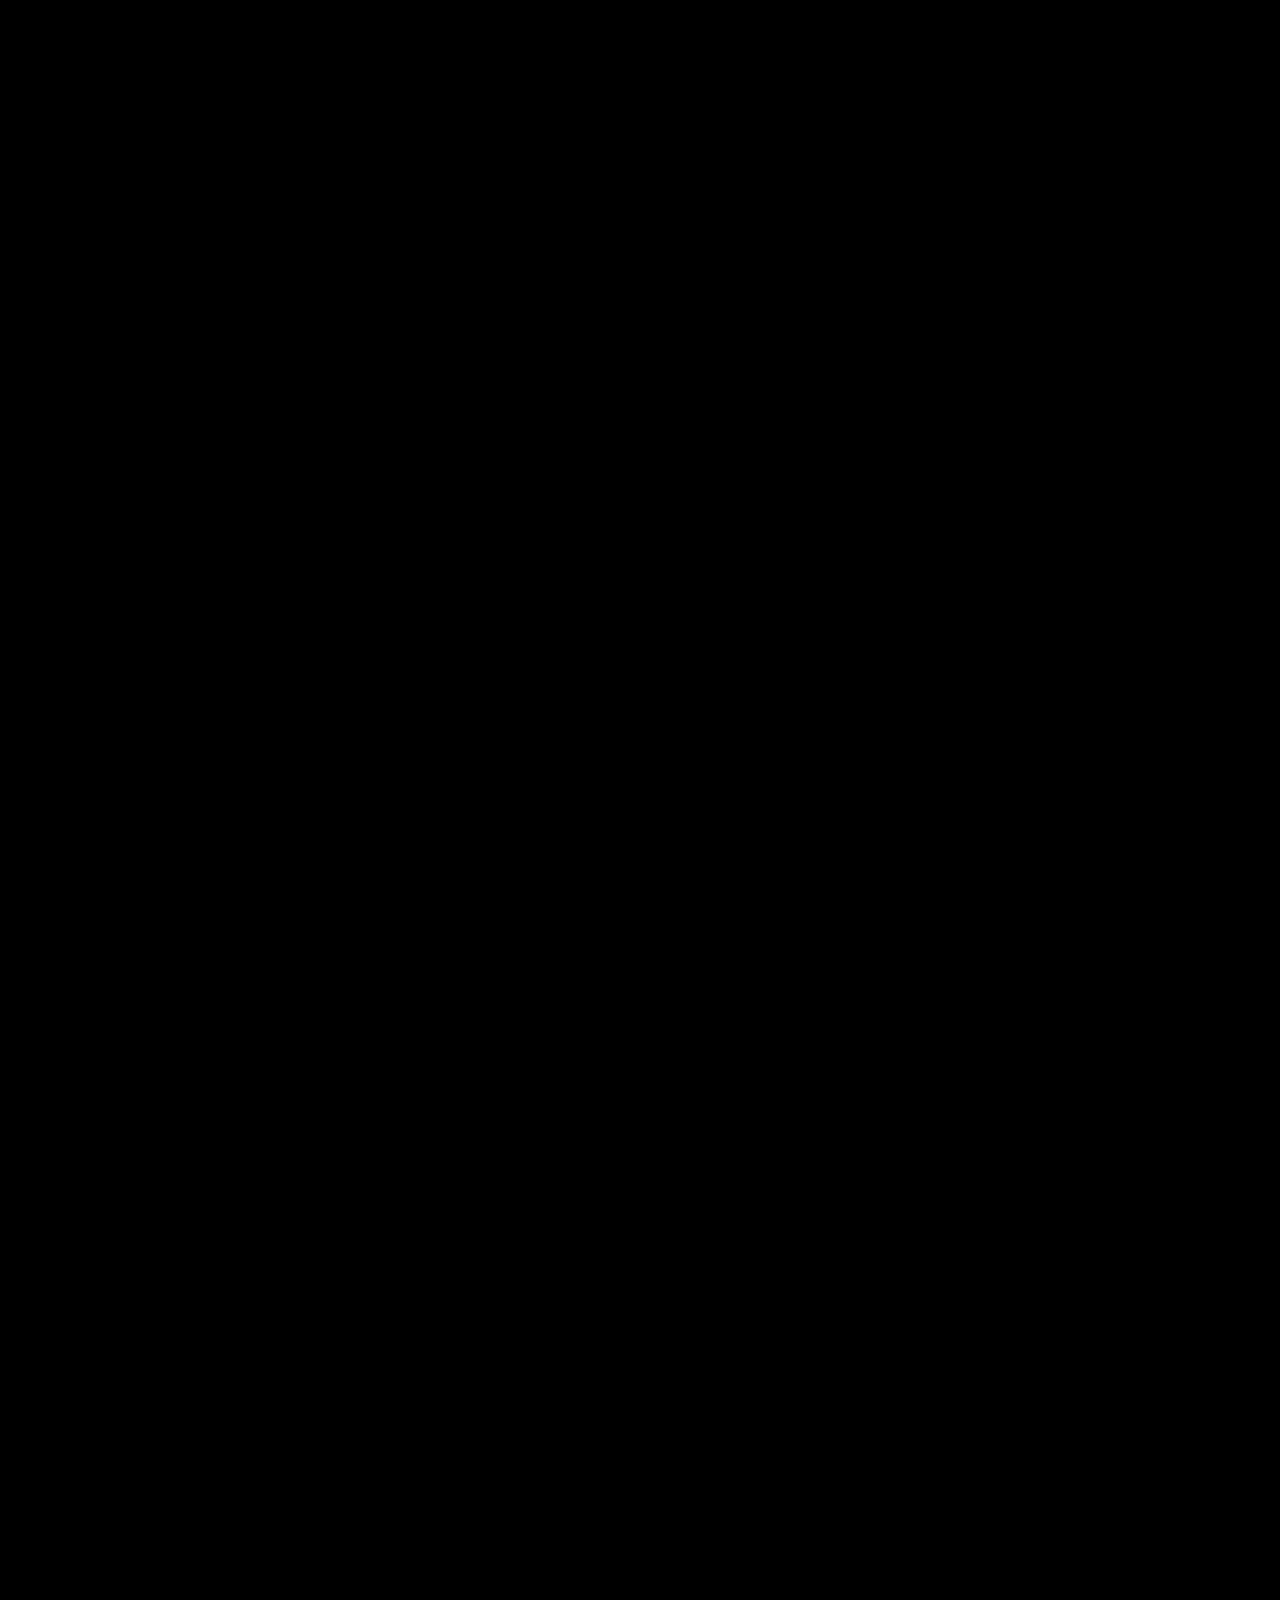
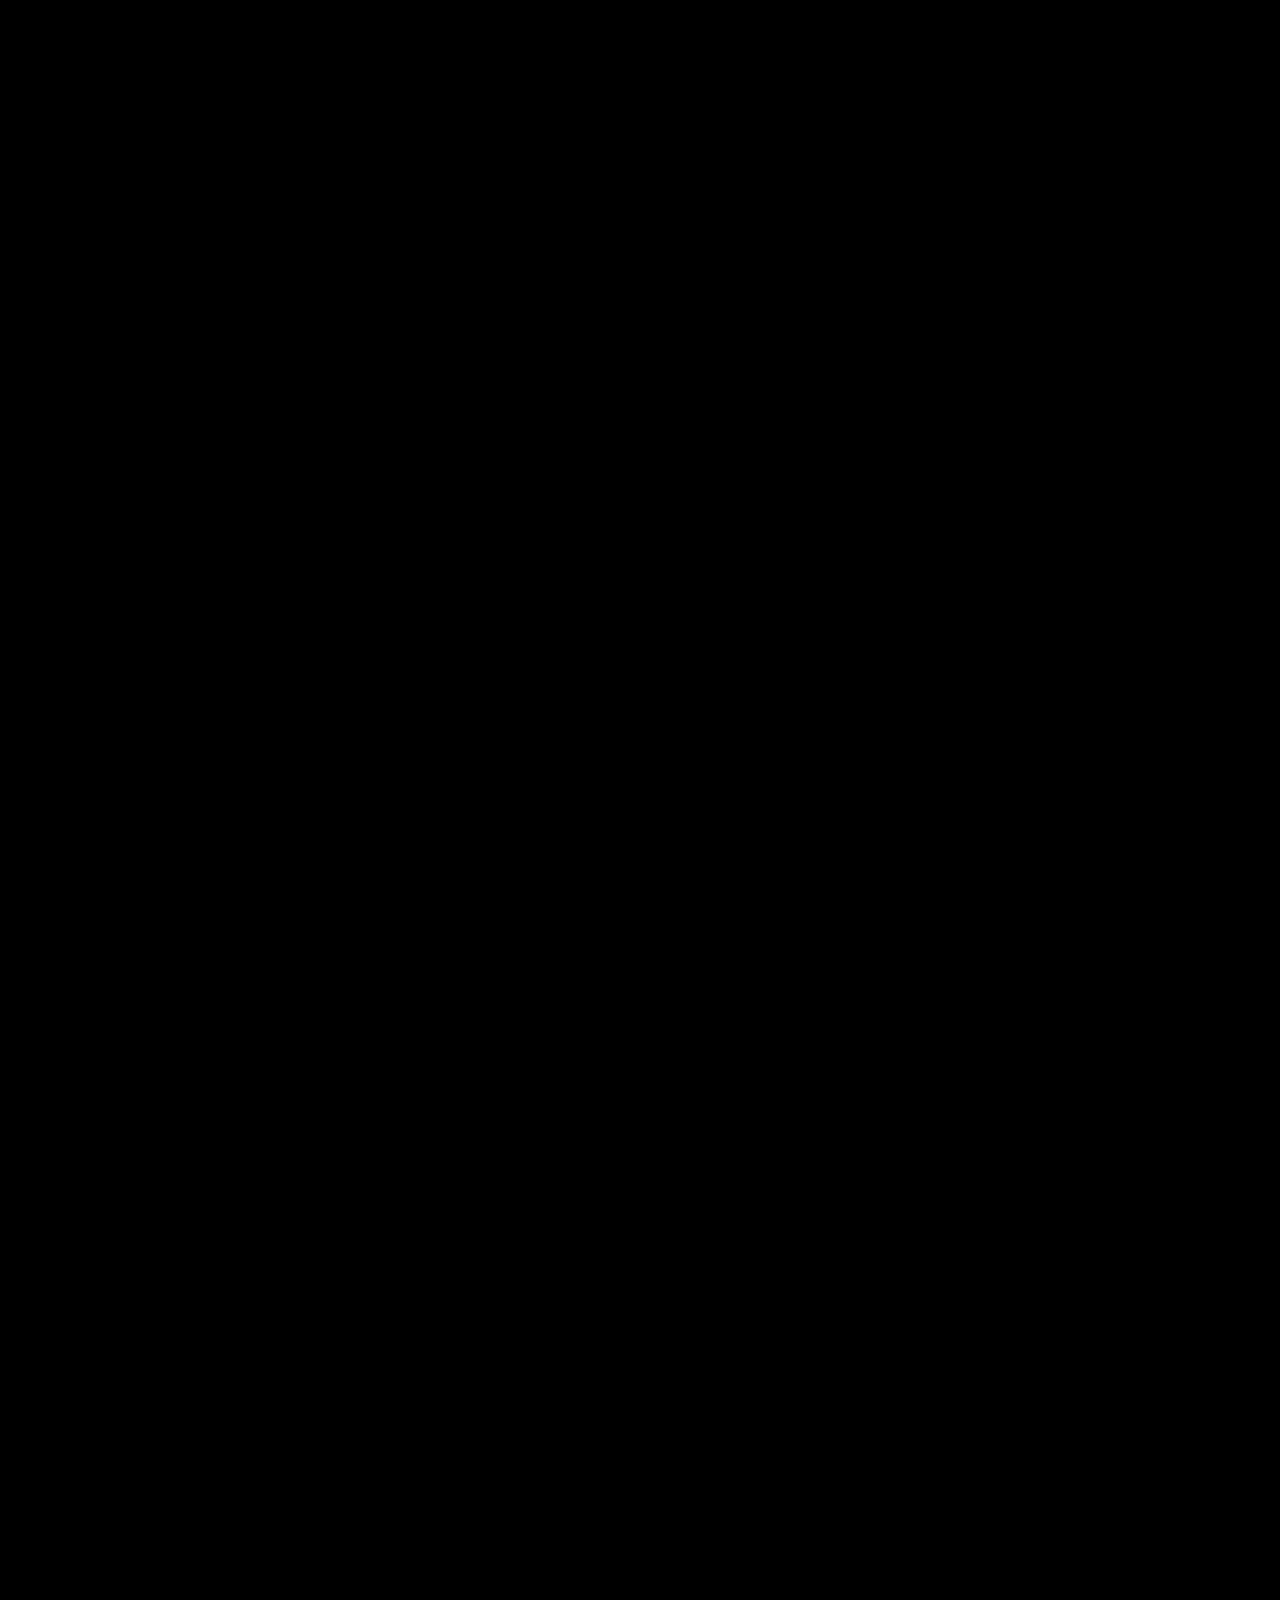
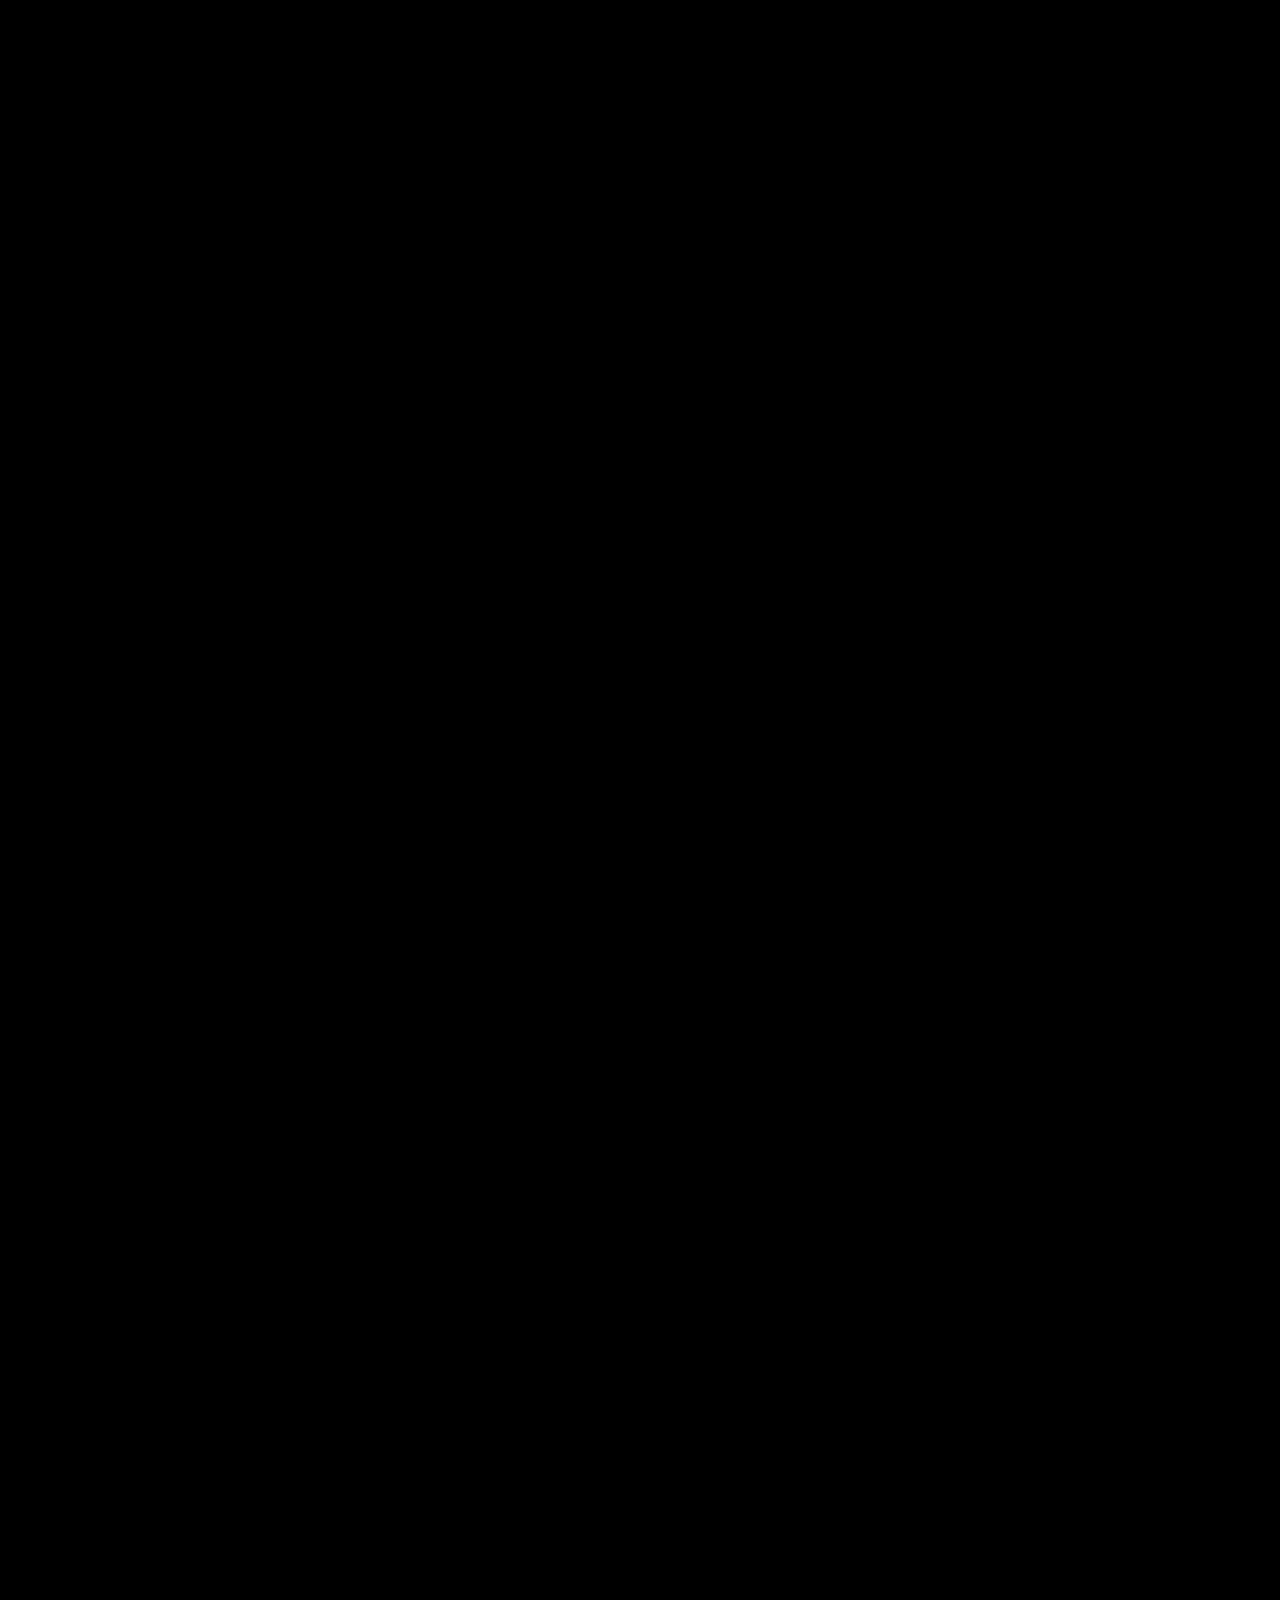
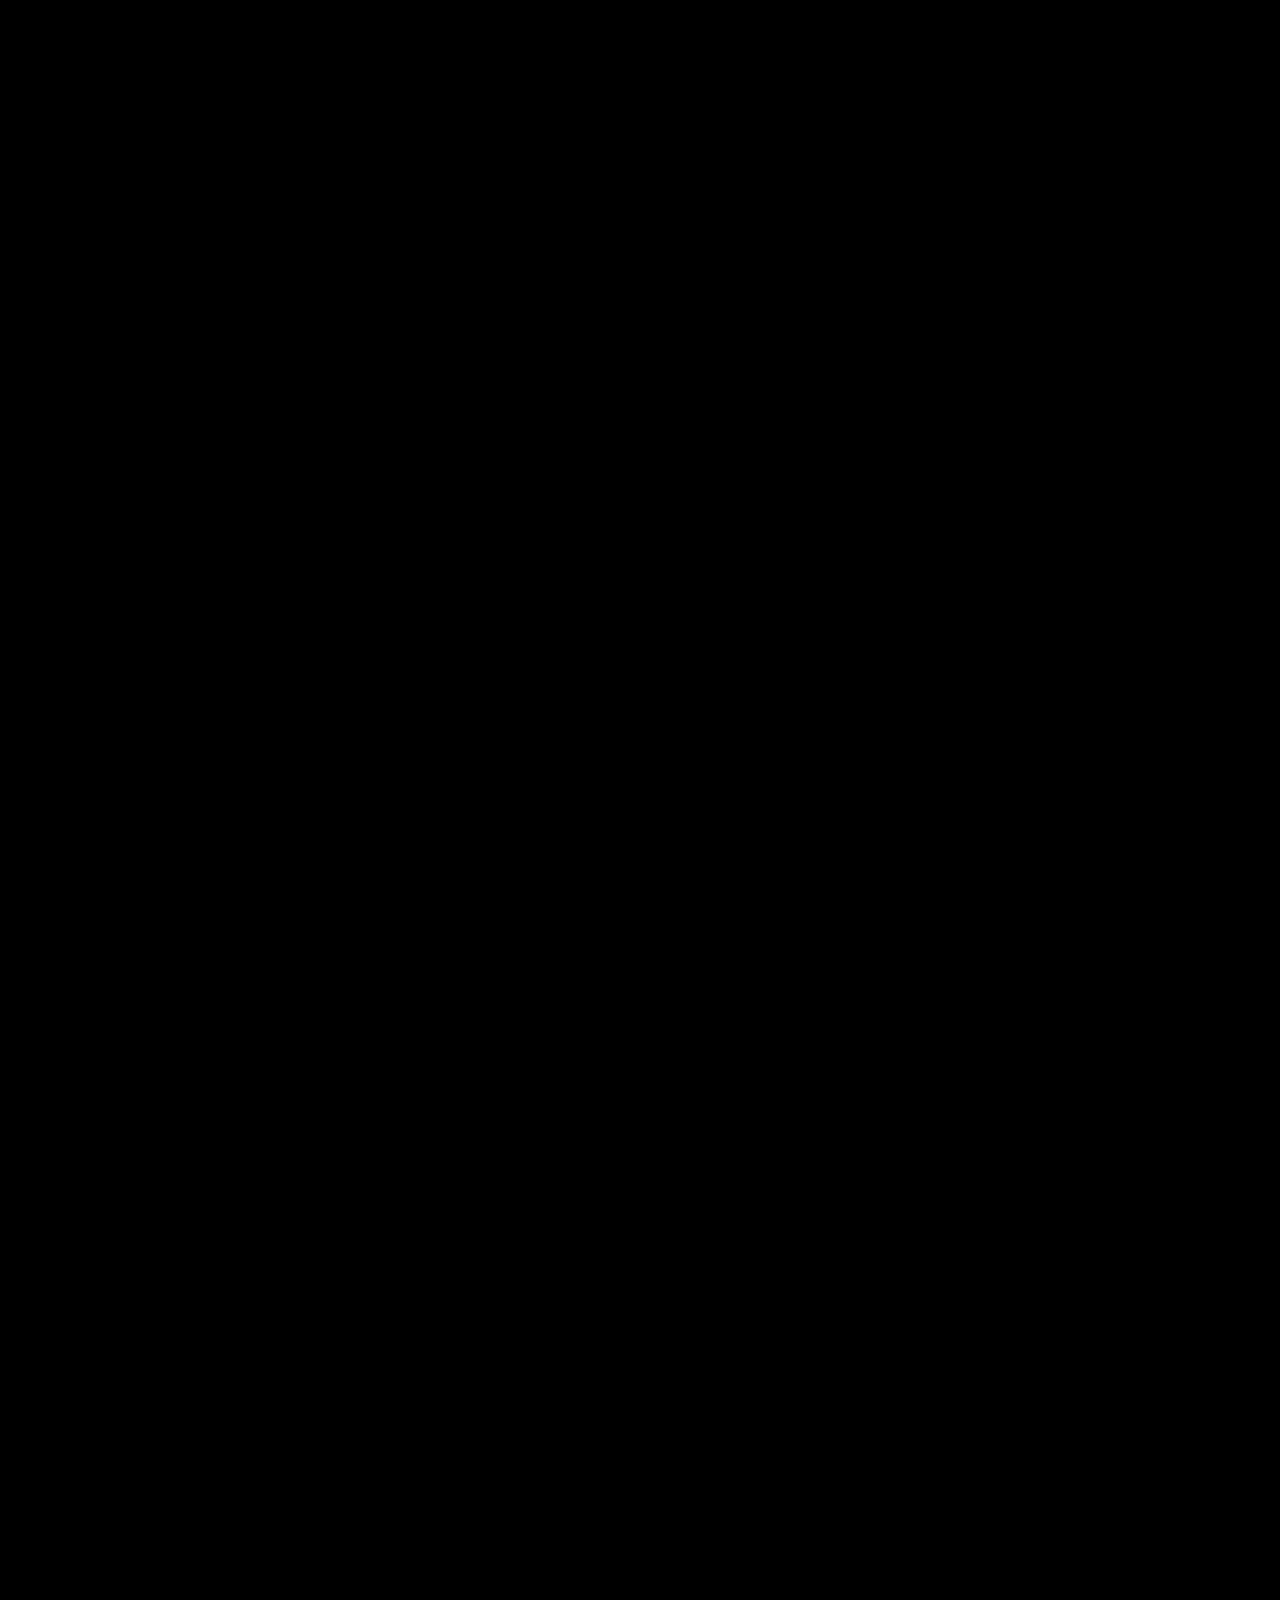
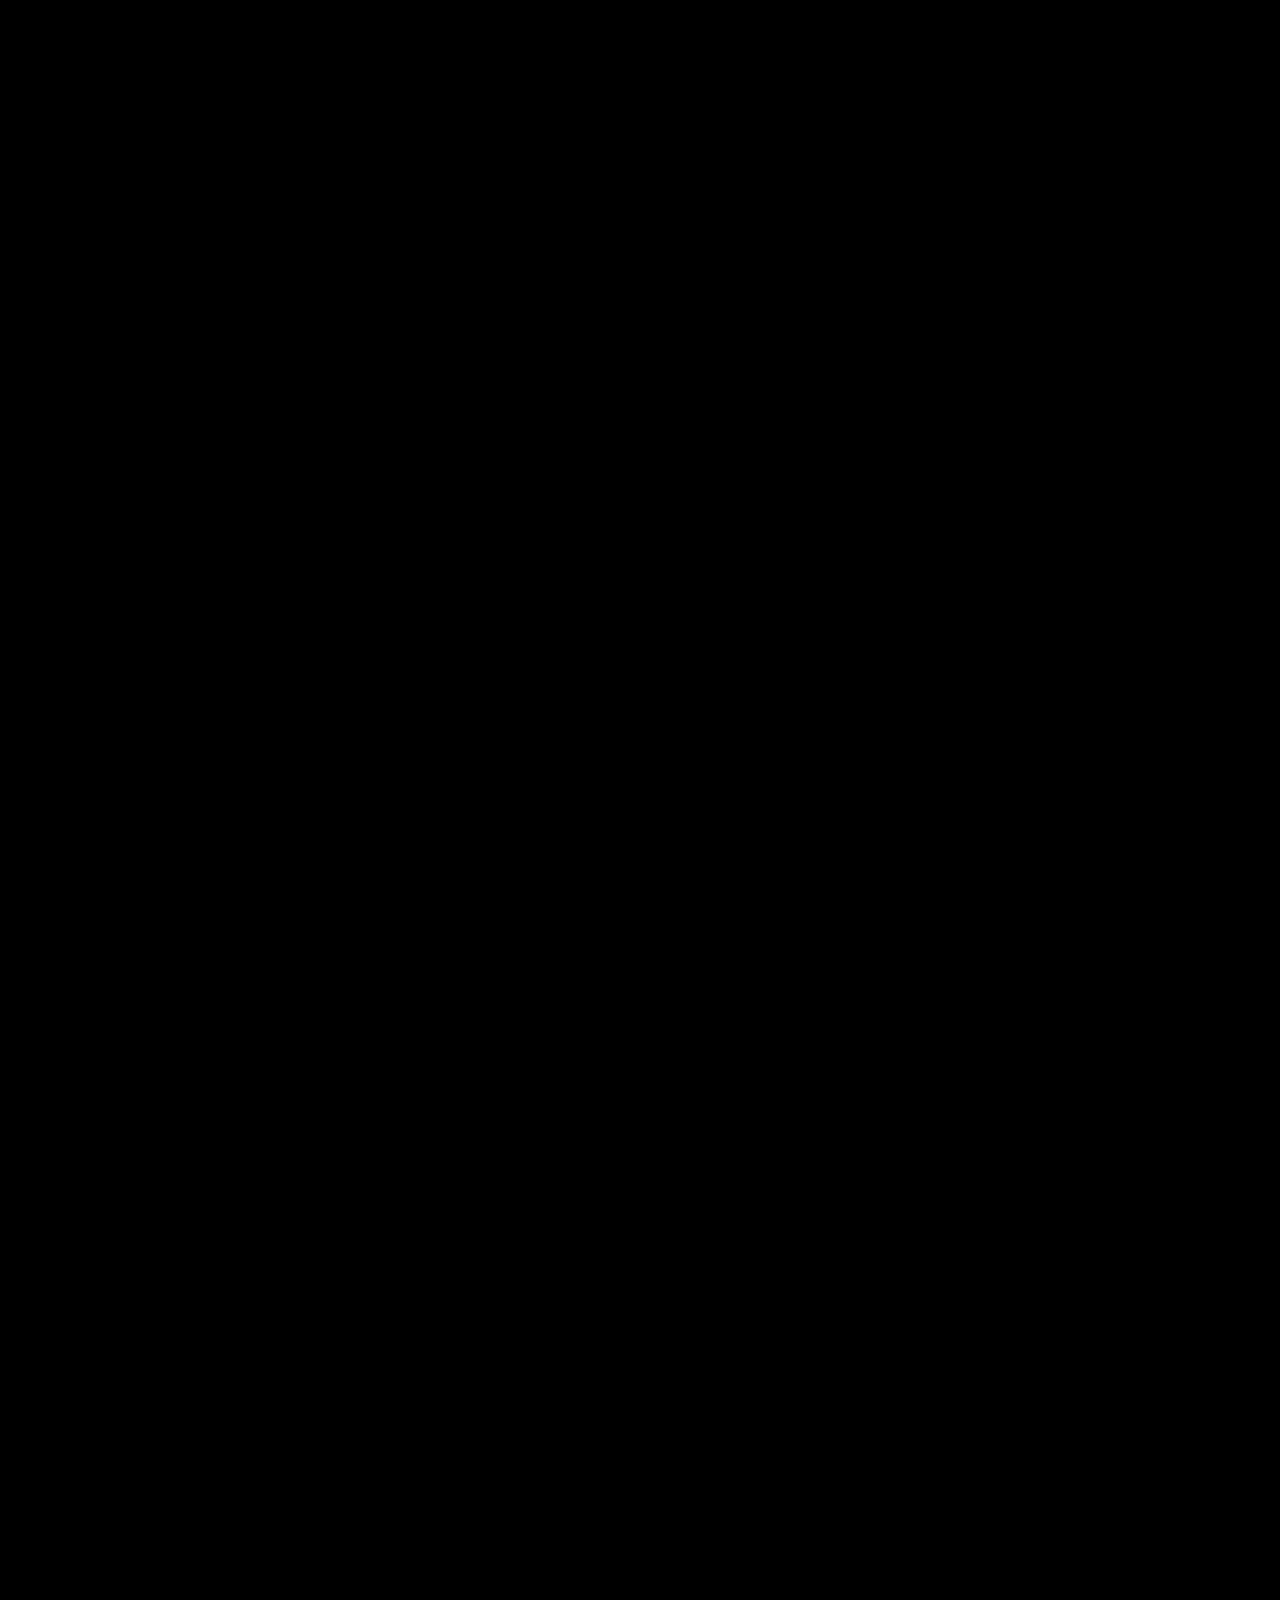
<file: long-page/index.html>
<!DOCTYPE html><html lang="en"><head><meta charset="utf-8"><meta http-equiv="X-UA-Compatible" content="IE=edge"><meta name="viewport" content="width=device-width,initial-scale=1"><title>Long page - Glass Card Company Theme</title><meta name="robots" content="noindex,nofollow"><meta name="generator" content="Publii Open-Source CMS for Static Site"><link rel="shortcut icon" href="./../media/website/favicon.ico" type="image/x-icon"><link rel="stylesheet" href="./../assets/css/style.css?v=c8b2d3d1743e77fe05673920de1c44ed"><script type="application/ld+json">{"@context":"http://schema.org","@type":"Article","mainEntityOfPage":{"@type":"WebPage","@id":"./../long-page/"},"headline":"Long page","datePublished":"2025-09-26T19:39+02:00","dateModified":"2025-09-27T17:09+02:00","image":{"@type":"ImageObject","url":"./../media/website/logo.png","height":1024,"width":1024},"description":"Lorem Ipsum Lorem ipsum dolor sit amet, consectetur adipiscing elit. Sed do eiusmod tempor incididunt ut labore et dolore magna aliqua. Ut enim ad minim veniam, quis nostrud exercitation ullamco laboris nisi ut aliquip ex ea commodo consequat. Duis aute irure dolor in reprehenderit in&hellip;","author":{"@type":"Person","name":"Vladyslav Zolotukhin (Dzhygun)","url":"./../authors/vladyslav-zolotukhin/"},"publisher":{"@type":"Organization","name":"Vladyslav Zolotukhin (Dzhygun)","logo":{"@type":"ImageObject","url":"./../media/website/logo.png","height":1024,"width":1024}}}</script><noscript><style>img[loading] {
                opacity: 1;
            }</style></noscript><style>.li{fill:none;stroke-linecap:round;stroke-linejoin:round;vertical-align:middle}</style></head><body class="page-template"><div class="page-bg-wrapper"><img class="page-bg" src="./../media/website/default_bg.jpg" srcset="./../media/website/responsive/default_bg-1920.jpg 1920w, ./../media/website/responsive/default_bg-2560.jpg 2560w, ./../media/website/responsive/default_bg-3840.jpg 3840w" sizes="(max-width: 3840px) 100vw, 3840px" width="2400" height="1600" loading="eager" alt="" decoding="async"><div class="page-bg-overlay"></div></div><header class="top js-header slide-down glass-card"><a class="logo" href="./../"><img src="./../media/website/logo.png" alt="Glass Card Company Theme" width="1024" height="1024"></a><nav class="navbar js-navbar"><button class="navbar__toggle js-toggle nav-hover" aria-label="Menu" aria-haspopup="true" aria-expanded="false"><span class="navbar__toggle-box"><span class="navbar__toggle-inner">Menu</span></span></button><ul class="navbar__menu"><li><a class="nav-hover" href="./../" target="_self">Home</a></li><li><a class="nav-hover" href="./../about-us/" target="_self">About us</a></li><li><a class="nav-hover" href="./../contacts/" target="_self">Contacts</a></li><li class="active"><a class="nav-hover" href="./../long-page/" target="_self">Long page</a></li></ul></nav></header><div class="body-content-fade-in"><main class="page glass-card"><article class="content"><div class="hero hero--noimage"><header class="hero__content"><div class="wrapper"><h1>Long page</h1></div></header></div><div class="entry-wrapper content__entry"><h1 data-start="64" data-end="79">Lorem Ipsum</h1><p data-start="81" data-end="206">Lorem ipsum dolor sit amet, consectetur adipiscing elit. Sed do eiusmod tempor incididunt ut labore et dolore magna aliqua.</p><h2 data-start="208" data-end="224">Section One</h2><p data-start="226" data-end="335">Ut enim ad minim veniam, quis nostrud exercitation ullamco laboris nisi ut aliquip ex ea commodo consequat.</p><h2 data-start="337" data-end="353">Section Two</h2><p data-start="355" data-end="459">Duis aute irure dolor in reprehenderit in voluptate velit esse cillum dolore eu fugiat nulla pariatur.</p><h2 data-start="461" data-end="479">Section Three</h2><p data-start="481" data-end="593">Excepteur sint occaecat cupidatat non proident, sunt in culpa qui officia deserunt mollit anim id est laborum.</p><h1 data-start="64" data-end="79">Lorem Ipsum</h1><p data-start="81" data-end="206">Lorem ipsum dolor sit amet, consectetur adipiscing elit. Sed do eiusmod tempor incididunt ut labore et dolore magna aliqua.</p><h2 data-start="208" data-end="224">Section One</h2><p data-start="226" data-end="335">Ut enim ad minim veniam, quis nostrud exercitation ullamco laboris nisi ut aliquip ex ea commodo consequat.</p><h2 data-start="337" data-end="353">Section Two</h2><p data-start="355" data-end="459">Duis aute irure dolor in reprehenderit in voluptate velit esse cillum dolore eu fugiat nulla pariatur.</p><h2 data-start="461" data-end="479">Section Three</h2><p data-start="481" data-end="593">Excepteur sint occaecat cupidatat non proident, sunt in culpa qui officia deserunt mollit anim id est laborum.</p><h1 data-start="64" data-end="79">Lorem Ipsum</h1><p data-start="81" data-end="206">Lorem ipsum dolor sit amet, consectetur adipiscing elit. Sed do eiusmod tempor incididunt ut labore et dolore magna aliqua.</p><h2 data-start="208" data-end="224">Section One</h2><p data-start="226" data-end="335">Ut enim ad minim veniam, quis nostrud exercitation ullamco laboris nisi ut aliquip ex ea commodo consequat.</p><h2 data-start="337" data-end="353">Section Two</h2><p data-start="355" data-end="459">Duis aute irure dolor in reprehenderit in voluptate velit esse cillum dolore eu fugiat nulla pariatur.</p><h2 data-start="461" data-end="479">Section Three</h2><p data-start="481" data-end="593">Excepteur sint occaecat cupidatat non proident, sunt in culpa qui officia deserunt mollit anim id est laborum.</p><h1 data-start="64" data-end="79">Lorem Ipsum</h1><p data-start="81" data-end="206">Lorem ipsum dolor sit amet, consectetur adipiscing elit. Sed do eiusmod tempor incididunt ut labore et dolore magna aliqua.</p><h2 data-start="208" data-end="224">Section One</h2><p data-start="226" data-end="335">Ut enim ad minim veniam, quis nostrud exercitation ullamco laboris nisi ut aliquip ex ea commodo consequat.</p><h2 data-start="337" data-end="353">Section Two</h2><p data-start="355" data-end="459">Duis aute irure dolor in reprehenderit in voluptate velit esse cillum dolore eu fugiat nulla pariatur.</p><h2 data-start="461" data-end="479">Section Three</h2><p data-start="481" data-end="593">Excepteur sint occaecat cupidatat non proident, sunt in culpa qui officia deserunt mollit anim id est laborum.</p><h1 data-start="64" data-end="79">Lorem Ipsum</h1><p data-start="81" data-end="206">Lorem ipsum dolor sit amet, consectetur adipiscing elit. Sed do eiusmod tempor incididunt ut labore et dolore magna aliqua.</p><h2 data-start="208" data-end="224">Section One</h2><p data-start="226" data-end="335">Ut enim ad minim veniam, quis nostrud exercitation ullamco laboris nisi ut aliquip ex ea commodo consequat.</p><h2 data-start="337" data-end="353">Section Two</h2><p data-start="355" data-end="459">Duis aute irure dolor in reprehenderit in voluptate velit esse cillum dolore eu fugiat nulla pariatur.</p><h2 data-start="461" data-end="479">Section Three</h2><p data-start="481" data-end="593">Excepteur sint occaecat cupidatat non proident, sunt in culpa qui officia deserunt mollit anim id est laborum.</p><h1 data-start="64" data-end="79">Lorem Ipsum</h1><p data-start="81" data-end="206">Lorem ipsum dolor sit amet, consectetur adipiscing elit. Sed do eiusmod tempor incididunt ut labore et dolore magna aliqua.</p><h2 data-start="208" data-end="224">Section One</h2><p data-start="226" data-end="335">Ut enim ad minim veniam, quis nostrud exercitation ullamco laboris nisi ut aliquip ex ea commodo consequat.</p><h2 data-start="337" data-end="353">Section Two</h2><p data-start="355" data-end="459">Duis aute irure dolor in reprehenderit in voluptate velit esse cillum dolore eu fugiat nulla pariatur.</p><h2 data-start="461" data-end="479">Section Three</h2><p data-start="481" data-end="593">Excepteur sint occaecat cupidatat non proident, sunt in culpa qui officia deserunt mollit anim id est laborum.</p><h1 data-start="64" data-end="79">Lorem Ipsum</h1><p data-start="81" data-end="206">Lorem ipsum dolor sit amet, consectetur adipiscing elit. Sed do eiusmod tempor incididunt ut labore et dolore magna aliqua.</p><h2 data-start="208" data-end="224">Section One</h2><p data-start="226" data-end="335">Ut enim ad minim veniam, quis nostrud exercitation ullamco laboris nisi ut aliquip ex ea commodo consequat.</p><h2 data-start="337" data-end="353">Section Two</h2><p data-start="355" data-end="459">Duis aute irure dolor in reprehenderit in voluptate velit esse cillum dolore eu fugiat nulla pariatur.</p><h2 data-start="461" data-end="479">Section Three</h2><p data-start="481" data-end="593">Excepteur sint occaecat cupidatat non proident, sunt in culpa qui officia deserunt mollit anim id est laborum.</p><h1 data-start="64" data-end="79">Lorem Ipsum</h1><p data-start="81" data-end="206">Lorem ipsum dolor sit amet, consectetur adipiscing elit. Sed do eiusmod tempor incididunt ut labore et dolore magna aliqua.</p><h2 data-start="208" data-end="224">Section One</h2><p data-start="226" data-end="335">Ut enim ad minim veniam, quis nostrud exercitation ullamco laboris nisi ut aliquip ex ea commodo consequat.</p><h2 data-start="337" data-end="353">Section Two</h2><p data-start="355" data-end="459">Duis aute irure dolor in reprehenderit in voluptate velit esse cillum dolore eu fugiat nulla pariatur.</p><h2 data-start="461" data-end="479">Section Three</h2><p data-start="481" data-end="593">Excepteur sint occaecat cupidatat non proident, sunt in culpa qui officia deserunt mollit anim id est laborum.</p><h1 data-start="64" data-end="79">Lorem Ipsum</h1><p data-start="81" data-end="206">Lorem ipsum dolor sit amet, consectetur adipiscing elit. Sed do eiusmod tempor incididunt ut labore et dolore magna aliqua.</p><h2 data-start="208" data-end="224">Section One</h2><p data-start="226" data-end="335">Ut enim ad minim veniam, quis nostrud exercitation ullamco laboris nisi ut aliquip ex ea commodo consequat.</p><h2 data-start="337" data-end="353">Section Two</h2><p data-start="355" data-end="459">Duis aute irure dolor in reprehenderit in voluptate velit esse cillum dolore eu fugiat nulla pariatur.</p><h2 data-start="461" data-end="479">Section Three</h2><p data-start="481" data-end="593">Excepteur sint occaecat cupidatat non proident, sunt in culpa qui officia deserunt mollit anim id est laborum.</p><h1 data-start="64" data-end="79">Lorem Ipsum</h1><p data-start="81" data-end="206">Lorem ipsum dolor sit amet, consectetur adipiscing elit. Sed do eiusmod tempor incididunt ut labore et dolore magna aliqua.</p><h2 data-start="208" data-end="224">Section One</h2><p data-start="226" data-end="335">Ut enim ad minim veniam, quis nostrud exercitation ullamco laboris nisi ut aliquip ex ea commodo consequat.</p><h2 data-start="337" data-end="353">Section Two</h2><p data-start="355" data-end="459">Duis aute irure dolor in reprehenderit in voluptate velit esse cillum dolore eu fugiat nulla pariatur.</p><h2 data-start="461" data-end="479">Section Three</h2><p data-start="481" data-end="593">Excepteur sint occaecat cupidatat non proident, sunt in culpa qui officia deserunt mollit anim id est laborum.</p><h1 data-start="64" data-end="79">Lorem Ipsum</h1><p data-start="81" data-end="206">Lorem ipsum dolor sit amet, consectetur adipiscing elit. Sed do eiusmod tempor incididunt ut labore et dolore magna aliqua.</p><h2 data-start="208" data-end="224">Section One</h2><p data-start="226" data-end="335">Ut enim ad minim veniam, quis nostrud exercitation ullamco laboris nisi ut aliquip ex ea commodo consequat.</p><h2 data-start="337" data-end="353">Section Two</h2><p data-start="355" data-end="459">Duis aute irure dolor in reprehenderit in voluptate velit esse cillum dolore eu fugiat nulla pariatur.</p><h2 data-start="461" data-end="479">Section Three</h2><p data-start="481" data-end="593">Excepteur sint occaecat cupidatat non proident, sunt in culpa qui officia deserunt mollit anim id est laborum.</p><h1 data-start="64" data-end="79">Lorem Ipsum</h1><p data-start="81" data-end="206">Lorem ipsum dolor sit amet, consectetur adipiscing elit. Sed do eiusmod tempor incididunt ut labore et dolore magna aliqua.</p><h2 data-start="208" data-end="224">Section One</h2><p data-start="226" data-end="335">Ut enim ad minim veniam, quis nostrud exercitation ullamco laboris nisi ut aliquip ex ea commodo consequat.</p><h2 data-start="337" data-end="353">Section Two</h2><p data-start="355" data-end="459">Duis aute irure dolor in reprehenderit in voluptate velit esse cillum dolore eu fugiat nulla pariatur.</p><h2 data-start="461" data-end="479">Section Three</h2><p data-start="481" data-end="593">Excepteur sint occaecat cupidatat non proident, sunt in culpa qui officia deserunt mollit anim id est laborum.</p><h1 data-start="64" data-end="79">Lorem Ipsum</h1><p data-start="81" data-end="206">Lorem ipsum dolor sit amet, consectetur adipiscing elit. Sed do eiusmod tempor incididunt ut labore et dolore magna aliqua.</p><h2 data-start="208" data-end="224">Section One</h2><p data-start="226" data-end="335">Ut enim ad minim veniam, quis nostrud exercitation ullamco laboris nisi ut aliquip ex ea commodo consequat.</p><h2 data-start="337" data-end="353">Section Two</h2><p data-start="355" data-end="459">Duis aute irure dolor in reprehenderit in voluptate velit esse cillum dolore eu fugiat nulla pariatur.</p><h2 data-start="461" data-end="479">Section Three</h2><p data-start="481" data-end="593">Excepteur sint occaecat cupidatat non proident, sunt in culpa qui officia deserunt mollit anim id est laborum.</p><h1 data-start="64" data-end="79">Lorem Ipsum</h1><p data-start="81" data-end="206">Lorem ipsum dolor sit amet, consectetur adipiscing elit. Sed do eiusmod tempor incididunt ut labore et dolore magna aliqua.</p><h2 data-start="208" data-end="224">Section One</h2><p data-start="226" data-end="335">Ut enim ad minim veniam, quis nostrud exercitation ullamco laboris nisi ut aliquip ex ea commodo consequat.</p><h2 data-start="337" data-end="353">Section Two</h2><p data-start="355" data-end="459">Duis aute irure dolor in reprehenderit in voluptate velit esse cillum dolore eu fugiat nulla pariatur.</p><h2 data-start="461" data-end="479">Section Three</h2><p data-start="481" data-end="593">Excepteur sint occaecat cupidatat non proident, sunt in culpa qui officia deserunt mollit anim id est laborum.</p><h1 data-start="64" data-end="79">Lorem Ipsum</h1><p data-start="81" data-end="206">Lorem ipsum dolor sit amet, consectetur adipiscing elit. Sed do eiusmod tempor incididunt ut labore et dolore magna aliqua.</p><h2 data-start="208" data-end="224">Section One</h2><p data-start="226" data-end="335">Ut enim ad minim veniam, quis nostrud exercitation ullamco laboris nisi ut aliquip ex ea commodo consequat.</p><h2 data-start="337" data-end="353">Section Two</h2><p data-start="355" data-end="459">Duis aute irure dolor in reprehenderit in voluptate velit esse cillum dolore eu fugiat nulla pariatur.</p><h2 data-start="461" data-end="479">Section Three</h2><p data-start="481" data-end="593">Excepteur sint occaecat cupidatat non proident, sunt in culpa qui officia deserunt mollit anim id est laborum.</p><h1 data-start="64" data-end="79">Lorem Ipsum</h1><p data-start="81" data-end="206">Lorem ipsum dolor sit amet, consectetur adipiscing elit. Sed do eiusmod tempor incididunt ut labore et dolore magna aliqua.</p><h2 data-start="208" data-end="224">Section One</h2><p data-start="226" data-end="335">Ut enim ad minim veniam, quis nostrud exercitation ullamco laboris nisi ut aliquip ex ea commodo consequat.</p><h2 data-start="337" data-end="353">Section Two</h2><p data-start="355" data-end="459">Duis aute irure dolor in reprehenderit in voluptate velit esse cillum dolore eu fugiat nulla pariatur.</p><h2 data-start="461" data-end="479">Section Three</h2><p data-start="481" data-end="593">Excepteur sint occaecat cupidatat non proident, sunt in culpa qui officia deserunt mollit anim id est laborum.</p><h1 data-start="64" data-end="79">Lorem Ipsum</h1><p data-start="81" data-end="206">Lorem ipsum dolor sit amet, consectetur adipiscing elit. Sed do eiusmod tempor incididunt ut labore et dolore magna aliqua.</p><h2 data-start="208" data-end="224">Section One</h2><p data-start="226" data-end="335">Ut enim ad minim veniam, quis nostrud exercitation ullamco laboris nisi ut aliquip ex ea commodo consequat.</p><h2 data-start="337" data-end="353">Section Two</h2><p data-start="355" data-end="459">Duis aute irure dolor in reprehenderit in voluptate velit esse cillum dolore eu fugiat nulla pariatur.</p><h2 data-start="461" data-end="479">Section Three</h2><p data-start="481" data-end="593">Excepteur sint occaecat cupidatat non proident, sunt in culpa qui officia deserunt mollit anim id est laborum.</p><h1 data-start="64" data-end="79">Lorem Ipsum</h1><p data-start="81" data-end="206">Lorem ipsum dolor sit amet, consectetur adipiscing elit. Sed do eiusmod tempor incididunt ut labore et dolore magna aliqua.</p><h2 data-start="208" data-end="224">Section One</h2><p data-start="226" data-end="335">Ut enim ad minim veniam, quis nostrud exercitation ullamco laboris nisi ut aliquip ex ea commodo consequat.</p><h2 data-start="337" data-end="353">Section Two</h2><p data-start="355" data-end="459">Duis aute irure dolor in reprehenderit in voluptate velit esse cillum dolore eu fugiat nulla pariatur.</p><h2 data-start="461" data-end="479">Section Three</h2><p data-start="481" data-end="593">Excepteur sint occaecat cupidatat non proident, sunt in culpa qui officia deserunt mollit anim id est laborum.</p><h1 data-start="64" data-end="79">Lorem Ipsum</h1><p data-start="81" data-end="206">Lorem ipsum dolor sit amet, consectetur adipiscing elit. Sed do eiusmod tempor incididunt ut labore et dolore magna aliqua.</p><h2 data-start="208" data-end="224">Section One</h2><p data-start="226" data-end="335">Ut enim ad minim veniam, quis nostrud exercitation ullamco laboris nisi ut aliquip ex ea commodo consequat.</p><h2 data-start="337" data-end="353">Section Two</h2><p data-start="355" data-end="459">Duis aute irure dolor in reprehenderit in voluptate velit esse cillum dolore eu fugiat nulla pariatur.</p><h2 data-start="461" data-end="479">Section Three</h2><p data-start="481" data-end="593">Excepteur sint occaecat cupidatat non proident, sunt in culpa qui officia deserunt mollit anim id est laborum.</p><h1 data-start="64" data-end="79">Lorem Ipsum</h1><p data-start="81" data-end="206">Lorem ipsum dolor sit amet, consectetur adipiscing elit. Sed do eiusmod tempor incididunt ut labore et dolore magna aliqua.</p><h2 data-start="208" data-end="224">Section One</h2><p data-start="226" data-end="335">Ut enim ad minim veniam, quis nostrud exercitation ullamco laboris nisi ut aliquip ex ea commodo consequat.</p><h2 data-start="337" data-end="353">Section Two</h2><p data-start="355" data-end="459">Duis aute irure dolor in reprehenderit in voluptate velit esse cillum dolore eu fugiat nulla pariatur.</p><h2 data-start="461" data-end="479">Section Three</h2><p data-start="481" data-end="593">Excepteur sint occaecat cupidatat non proident, sunt in culpa qui officia deserunt mollit anim id est laborum.</p><h1 data-start="64" data-end="79">Lorem Ipsum</h1><p data-start="81" data-end="206">Lorem ipsum dolor sit amet, consectetur adipiscing elit. Sed do eiusmod tempor incididunt ut labore et dolore magna aliqua.</p><h2 data-start="208" data-end="224">Section One</h2><p data-start="226" data-end="335">Ut enim ad minim veniam, quis nostrud exercitation ullamco laboris nisi ut aliquip ex ea commodo consequat.</p><h2 data-start="337" data-end="353">Section Two</h2><p data-start="355" data-end="459">Duis aute irure dolor in reprehenderit in voluptate velit esse cillum dolore eu fugiat nulla pariatur.</p><h2 data-start="461" data-end="479">Section Three</h2><p data-start="481" data-end="593">Excepteur sint occaecat cupidatat non proident, sunt in culpa qui officia deserunt mollit anim id est laborum.</p><h1 data-start="64" data-end="79">Lorem Ipsum</h1><p data-start="81" data-end="206">Lorem ipsum dolor sit amet, consectetur adipiscing elit. Sed do eiusmod tempor incididunt ut labore et dolore magna aliqua.</p><h2 data-start="208" data-end="224">Section One</h2><p data-start="226" data-end="335">Ut enim ad minim veniam, quis nostrud exercitation ullamco laboris nisi ut aliquip ex ea commodo consequat.</p><h2 data-start="337" data-end="353">Section Two</h2><p data-start="355" data-end="459">Duis aute irure dolor in reprehenderit in voluptate velit esse cillum dolore eu fugiat nulla pariatur.</p><h2 data-start="461" data-end="479">Section Three</h2><p data-start="481" data-end="593">Excepteur sint occaecat cupidatat non proident, sunt in culpa qui officia deserunt mollit anim id est laborum.</p><h1 data-start="64" data-end="79">Lorem Ipsum</h1><p data-start="81" data-end="206">Lorem ipsum dolor sit amet, consectetur adipiscing elit. Sed do eiusmod tempor incididunt ut labore et dolore magna aliqua.</p><h2 data-start="208" data-end="224">Section One</h2><p data-start="226" data-end="335">Ut enim ad minim veniam, quis nostrud exercitation ullamco laboris nisi ut aliquip ex ea commodo consequat.</p><h2 data-start="337" data-end="353">Section Two</h2><p data-start="355" data-end="459">Duis aute irure dolor in reprehenderit in voluptate velit esse cillum dolore eu fugiat nulla pariatur.</p><h2 data-start="461" data-end="479">Section Three</h2><p data-start="481" data-end="593">Excepteur sint occaecat cupidatat non proident, sunt in culpa qui officia deserunt mollit anim id est laborum.</p><h1 data-start="64" data-end="79">Lorem Ipsum</h1><p data-start="81" data-end="206">Lorem ipsum dolor sit amet, consectetur adipiscing elit. Sed do eiusmod tempor incididunt ut labore et dolore magna aliqua.</p><h2 data-start="208" data-end="224">Section One</h2><p data-start="226" data-end="335">Ut enim ad minim veniam, quis nostrud exercitation ullamco laboris nisi ut aliquip ex ea commodo consequat.</p><h2 data-start="337" data-end="353">Section Two</h2><p data-start="355" data-end="459">Duis aute irure dolor in reprehenderit in voluptate velit esse cillum dolore eu fugiat nulla pariatur.</p><h2 data-start="461" data-end="479">Section Three</h2><p data-start="481" data-end="593">Excepteur sint occaecat cupidatat non proident, sunt in culpa qui officia deserunt mollit anim id est laborum.</p><h1 data-start="64" data-end="79">Lorem Ipsum</h1><p data-start="81" data-end="206">Lorem ipsum dolor sit amet, consectetur adipiscing elit. Sed do eiusmod tempor incididunt ut labore et dolore magna aliqua.</p><h2 data-start="208" data-end="224">Section One</h2><p data-start="226" data-end="335">Ut enim ad minim veniam, quis nostrud exercitation ullamco laboris nisi ut aliquip ex ea commodo consequat.</p><h2 data-start="337" data-end="353">Section Two</h2><p data-start="355" data-end="459">Duis aute irure dolor in reprehenderit in voluptate velit esse cillum dolore eu fugiat nulla pariatur.</p><h2 data-start="461" data-end="479">Section Three</h2><p data-start="481" data-end="593">Excepteur sint occaecat cupidatat non proident, sunt in culpa qui officia deserunt mollit anim id est laborum.</p><h1 data-start="64" data-end="79">Lorem Ipsum</h1><p data-start="81" data-end="206">Lorem ipsum dolor sit amet, consectetur adipiscing elit. Sed do eiusmod tempor incididunt ut labore et dolore magna aliqua.</p><h2 data-start="208" data-end="224">Section One</h2><p data-start="226" data-end="335">Ut enim ad minim veniam, quis nostrud exercitation ullamco laboris nisi ut aliquip ex ea commodo consequat.</p><h2 data-start="337" data-end="353">Section Two</h2><p data-start="355" data-end="459">Duis aute irure dolor in reprehenderit in voluptate velit esse cillum dolore eu fugiat nulla pariatur.</p><h2 data-start="461" data-end="479">Section Three</h2><p data-start="481" data-end="593">Excepteur sint occaecat cupidatat non proident, sunt in culpa qui officia deserunt mollit anim id est laborum.</p><h1 data-start="64" data-end="79">Lorem Ipsum</h1><p data-start="81" data-end="206">Lorem ipsum dolor sit amet, consectetur adipiscing elit. Sed do eiusmod tempor incididunt ut labore et dolore magna aliqua.</p><h2 data-start="208" data-end="224">Section One</h2><p data-start="226" data-end="335">Ut enim ad minim veniam, quis nostrud exercitation ullamco laboris nisi ut aliquip ex ea commodo consequat.</p><h2 data-start="337" data-end="353">Section Two</h2><p data-start="355" data-end="459">Duis aute irure dolor in reprehenderit in voluptate velit esse cillum dolore eu fugiat nulla pariatur.</p><h2 data-start="461" data-end="479">Section Three</h2><p data-start="481" data-end="593">Excepteur sint occaecat cupidatat non proident, sunt in culpa qui officia deserunt mollit anim id est laborum.</p><h1 data-start="64" data-end="79">Lorem Ipsum</h1><p data-start="81" data-end="206">Lorem ipsum dolor sit amet, consectetur adipiscing elit. Sed do eiusmod tempor incididunt ut labore et dolore magna aliqua.</p><h2 data-start="208" data-end="224">Section One</h2><p data-start="226" data-end="335">Ut enim ad minim veniam, quis nostrud exercitation ullamco laboris nisi ut aliquip ex ea commodo consequat.</p><h2 data-start="337" data-end="353">Section Two</h2><p data-start="355" data-end="459">Duis aute irure dolor in reprehenderit in voluptate velit esse cillum dolore eu fugiat nulla pariatur.</p><h2 data-start="461" data-end="479">Section Three</h2><p data-start="481" data-end="593">Excepteur sint occaecat cupidatat non proident, sunt in culpa qui officia deserunt mollit anim id est laborum.</p><h1 data-start="64" data-end="79">Lorem Ipsum</h1><p data-start="81" data-end="206">Lorem ipsum dolor sit amet, consectetur adipiscing elit. Sed do eiusmod tempor incididunt ut labore et dolore magna aliqua.</p><h2 data-start="208" data-end="224">Section One</h2><p data-start="226" data-end="335">Ut enim ad minim veniam, quis nostrud exercitation ullamco laboris nisi ut aliquip ex ea commodo consequat.</p><h2 data-start="337" data-end="353">Section Two</h2><p data-start="355" data-end="459">Duis aute irure dolor in reprehenderit in voluptate velit esse cillum dolore eu fugiat nulla pariatur.</p><h2 data-start="461" data-end="479">Section Three</h2><p data-start="481" data-end="593">Excepteur sint occaecat cupidatat non proident, sunt in culpa qui officia deserunt mollit anim id est laborum.</p><h1 data-start="64" data-end="79">Lorem Ipsum</h1><p data-start="81" data-end="206">Lorem ipsum dolor sit amet, consectetur adipiscing elit. Sed do eiusmod tempor incididunt ut labore et dolore magna aliqua.</p><h2 data-start="208" data-end="224">Section One</h2><p data-start="226" data-end="335">Ut enim ad minim veniam, quis nostrud exercitation ullamco laboris nisi ut aliquip ex ea commodo consequat.</p><h2 data-start="337" data-end="353">Section Two</h2><p data-start="355" data-end="459">Duis aute irure dolor in reprehenderit in voluptate velit esse cillum dolore eu fugiat nulla pariatur.</p><h2 data-start="461" data-end="479">Section Three</h2><p data-start="481" data-end="593">Excepteur sint occaecat cupidatat non proident, sunt in culpa qui officia deserunt mollit anim id est laborum.</p><h1 data-start="64" data-end="79">Lorem Ipsum</h1><p data-start="81" data-end="206">Lorem ipsum dolor sit amet, consectetur adipiscing elit. Sed do eiusmod tempor incididunt ut labore et dolore magna aliqua.</p><h2 data-start="208" data-end="224">Section One</h2><p data-start="226" data-end="335">Ut enim ad minim veniam, quis nostrud exercitation ullamco laboris nisi ut aliquip ex ea commodo consequat.</p><h2 data-start="337" data-end="353">Section Two</h2><p data-start="355" data-end="459">Duis aute irure dolor in reprehenderit in voluptate velit esse cillum dolore eu fugiat nulla pariatur.</p><h2 data-start="461" data-end="479">Section Three</h2><p data-start="481" data-end="593">Excepteur sint occaecat cupidatat non proident, sunt in culpa qui officia deserunt mollit anim id est laborum.</p><h1 data-start="64" data-end="79">Lorem Ipsum</h1><p data-start="81" data-end="206">Lorem ipsum dolor sit amet, consectetur adipiscing elit. Sed do eiusmod tempor incididunt ut labore et dolore magna aliqua.</p><h2 data-start="208" data-end="224">Section One</h2><p data-start="226" data-end="335">Ut enim ad minim veniam, quis nostrud exercitation ullamco laboris nisi ut aliquip ex ea commodo consequat.</p><h2 data-start="337" data-end="353">Section Two</h2><p data-start="355" data-end="459">Duis aute irure dolor in reprehenderit in voluptate velit esse cillum dolore eu fugiat nulla pariatur.</p><h2 data-start="461" data-end="479">Section Three</h2><p data-start="481" data-end="593">Excepteur sint occaecat cupidatat non proident, sunt in culpa qui officia deserunt mollit anim id est laborum.</p><h1 data-start="64" data-end="79">Lorem Ipsum</h1><p data-start="81" data-end="206">Lorem ipsum dolor sit amet, consectetur adipiscing elit. Sed do eiusmod tempor incididunt ut labore et dolore magna aliqua.</p><h2 data-start="208" data-end="224">Section One</h2><p data-start="226" data-end="335">Ut enim ad minim veniam, quis nostrud exercitation ullamco laboris nisi ut aliquip ex ea commodo consequat.</p><h2 data-start="337" data-end="353">Section Two</h2><p data-start="355" data-end="459">Duis aute irure dolor in reprehenderit in voluptate velit esse cillum dolore eu fugiat nulla pariatur.</p><h2 data-start="461" data-end="479">Section Three</h2><p data-start="481" data-end="593">Excepteur sint occaecat cupidatat non proident, sunt in culpa qui officia deserunt mollit anim id est laborum.</p><h1 data-start="64" data-end="79">Lorem Ipsum</h1><p data-start="81" data-end="206">Lorem ipsum dolor sit amet, consectetur adipiscing elit. Sed do eiusmod tempor incididunt ut labore et dolore magna aliqua.</p><h2 data-start="208" data-end="224">Section One</h2><p data-start="226" data-end="335">Ut enim ad minim veniam, quis nostrud exercitation ullamco laboris nisi ut aliquip ex ea commodo consequat.</p><h2 data-start="337" data-end="353">Section Two</h2><p data-start="355" data-end="459">Duis aute irure dolor in reprehenderit in voluptate velit esse cillum dolore eu fugiat nulla pariatur.</p><h2 data-start="461" data-end="479">Section Three</h2><p data-start="481" data-end="593">Excepteur sint occaecat cupidatat non proident, sunt in culpa qui officia deserunt mollit anim id est laborum.</p><h1 data-start="64" data-end="79">Lorem Ipsum</h1><p data-start="81" data-end="206">Lorem ipsum dolor sit amet, consectetur adipiscing elit. Sed do eiusmod tempor incididunt ut labore et dolore magna aliqua.</p><h2 data-start="208" data-end="224">Section One</h2><p data-start="226" data-end="335">Ut enim ad minim veniam, quis nostrud exercitation ullamco laboris nisi ut aliquip ex ea commodo consequat.</p><h2 data-start="337" data-end="353">Section Two</h2><p data-start="355" data-end="459">Duis aute irure dolor in reprehenderit in voluptate velit esse cillum dolore eu fugiat nulla pariatur.</p><h2 data-start="461" data-end="479">Section Three</h2><p data-start="481" data-end="593">Excepteur sint occaecat cupidatat non proident, sunt in culpa qui officia deserunt mollit anim id est laborum.</p><h1 data-start="64" data-end="79">Lorem Ipsum</h1><p data-start="81" data-end="206">Lorem ipsum dolor sit amet, consectetur adipiscing elit. Sed do eiusmod tempor incididunt ut labore et dolore magna aliqua.</p><h2 data-start="208" data-end="224">Section One</h2><p data-start="226" data-end="335">Ut enim ad minim veniam, quis nostrud exercitation ullamco laboris nisi ut aliquip ex ea commodo consequat.</p><h2 data-start="337" data-end="353">Section Two</h2><p data-start="355" data-end="459">Duis aute irure dolor in reprehenderit in voluptate velit esse cillum dolore eu fugiat nulla pariatur.</p><h2 data-start="461" data-end="479">Section Three</h2><p data-start="481" data-end="593">Excepteur sint occaecat cupidatat non proident, sunt in culpa qui officia deserunt mollit anim id est laborum.</p><h1 data-start="64" data-end="79">Lorem Ipsum</h1><p data-start="81" data-end="206">Lorem ipsum dolor sit amet, consectetur adipiscing elit. Sed do eiusmod tempor incididunt ut labore et dolore magna aliqua.</p><h2 data-start="208" data-end="224">Section One</h2><p data-start="226" data-end="335">Ut enim ad minim veniam, quis nostrud exercitation ullamco laboris nisi ut aliquip ex ea commodo consequat.</p><h2 data-start="337" data-end="353">Section Two</h2><p data-start="355" data-end="459">Duis aute irure dolor in reprehenderit in voluptate velit esse cillum dolore eu fugiat nulla pariatur.</p><h2 data-start="461" data-end="479">Section Three</h2><p data-start="481" data-end="593">Excepteur sint occaecat cupidatat non proident, sunt in culpa qui officia deserunt mollit anim id est laborum.</p><h1 data-start="64" data-end="79">Lorem Ipsum</h1><p data-start="81" data-end="206">Lorem ipsum dolor sit amet, consectetur adipiscing elit. Sed do eiusmod tempor incididunt ut labore et dolore magna aliqua.</p><h2 data-start="208" data-end="224">Section One</h2><p data-start="226" data-end="335">Ut enim ad minim veniam, quis nostrud exercitation ullamco laboris nisi ut aliquip ex ea commodo consequat.</p><h2 data-start="337" data-end="353">Section Two</h2><p data-start="355" data-end="459">Duis aute irure dolor in reprehenderit in voluptate velit esse cillum dolore eu fugiat nulla pariatur.</p><h2 data-start="461" data-end="479">Section Three</h2><p data-start="481" data-end="593">Excepteur sint occaecat cupidatat non proident, sunt in culpa qui officia deserunt mollit anim id est laborum.</p><h1 data-start="64" data-end="79">Lorem Ipsum</h1><p data-start="81" data-end="206">Lorem ipsum dolor sit amet, consectetur adipiscing elit. Sed do eiusmod tempor incididunt ut labore et dolore magna aliqua.</p><h2 data-start="208" data-end="224">Section One</h2><p data-start="226" data-end="335">Ut enim ad minim veniam, quis nostrud exercitation ullamco laboris nisi ut aliquip ex ea commodo consequat.</p><h2 data-start="337" data-end="353">Section Two</h2><p data-start="355" data-end="459">Duis aute irure dolor in reprehenderit in voluptate velit esse cillum dolore eu fugiat nulla pariatur.</p><h2 data-start="461" data-end="479">Section Three</h2><p data-start="481" data-end="593">Excepteur sint occaecat cupidatat non proident, sunt in culpa qui officia deserunt mollit anim id est laborum.</p><h1 data-start="64" data-end="79">Lorem Ipsum</h1><p data-start="81" data-end="206">Lorem ipsum dolor sit amet, consectetur adipiscing elit. Sed do eiusmod tempor incididunt ut labore et dolore magna aliqua.</p><h2 data-start="208" data-end="224">Section One</h2><p data-start="226" data-end="335">Ut enim ad minim veniam, quis nostrud exercitation ullamco laboris nisi ut aliquip ex ea commodo consequat.</p><h2 data-start="337" data-end="353">Section Two</h2><p data-start="355" data-end="459">Duis aute irure dolor in reprehenderit in voluptate velit esse cillum dolore eu fugiat nulla pariatur.</p><h2 data-start="461" data-end="479">Section Three</h2><p data-start="481" data-end="593">Excepteur sint occaecat cupidatat non proident, sunt in culpa qui officia deserunt mollit anim id est laborum.</p><h1 data-start="64" data-end="79">Lorem Ipsum</h1><p data-start="81" data-end="206">Lorem ipsum dolor sit amet, consectetur adipiscing elit. Sed do eiusmod tempor incididunt ut labore et dolore magna aliqua.</p><h2 data-start="208" data-end="224">Section One</h2><p data-start="226" data-end="335">Ut enim ad minim veniam, quis nostrud exercitation ullamco laboris nisi ut aliquip ex ea commodo consequat.</p><h2 data-start="337" data-end="353">Section Two</h2><p data-start="355" data-end="459">Duis aute irure dolor in reprehenderit in voluptate velit esse cillum dolore eu fugiat nulla pariatur.</p><h2 data-start="461" data-end="479">Section Three</h2><p data-start="481" data-end="593">Excepteur sint occaecat cupidatat non proident, sunt in culpa qui officia deserunt mollit anim id est laborum.</p><h1 data-start="64" data-end="79">Lorem Ipsum</h1><p data-start="81" data-end="206">Lorem ipsum dolor sit amet, consectetur adipiscing elit. Sed do eiusmod tempor incididunt ut labore et dolore magna aliqua.</p><h2 data-start="208" data-end="224">Section One</h2><p data-start="226" data-end="335">Ut enim ad minim veniam, quis nostrud exercitation ullamco laboris nisi ut aliquip ex ea commodo consequat.</p><h2 data-start="337" data-end="353">Section Two</h2><p data-start="355" data-end="459">Duis aute irure dolor in reprehenderit in voluptate velit esse cillum dolore eu fugiat nulla pariatur.</p><h2 data-start="461" data-end="479">Section Three</h2><p data-start="481" data-end="593">Excepteur sint occaecat cupidatat non proident, sunt in culpa qui officia deserunt mollit anim id est laborum.</p></div><footer class="content__footer"><div class="entry-wrapper"><div class="content__actions"><p class="content__updated">This article was updated on 27 September 2025</p></div></div></footer></article></main><div class="empty-space-before-footer"></div><footer id="footer" class="footer glass-card"><button id="backToTop" class="footer__bttop nav-hover" aria-label="Back to top" title="Back to top"><svg width="20" height="20"><use xlink:href="./../assets/svg/svg-map.svg#toparrow"/></svg></button><div id="footerContent" class="wrapper"><div class="footer__copyright"><p class="align-center">Powered by Publii.<br>Copyright by Dzyhgun 2025. MIT License.</p></div></div></footer><div class="theme-switch-wrapper glass-card"><div class="theme-switch-container"><span>Theme</span> <button id="theme-switch" aria-label="Color scheme switch" title="Color scheme switch" class="theme-switch nav-hover"></button></div></div><script defer="defer" src="./../assets/js/scripts.js?v=b1187fbac43b75655cf8824ff6149473"></script><script>window.publiiThemeMenuConfig={mobileMenuMode:'sidebar',animationSpeed:300,submenuWidth: 'auto',doubleClickTime:500,mobileMenuExpandableSubmenus:true,relatedContainerForOverlayMenuSelector:'.top'};</script><script>var images = document.querySelectorAll('img[loading]');
    for (var i = 0; i < images.length; i++) {
        if (images[i].complete) {
            images[i].classList.add('is-loaded');
        } else {
            images[i].addEventListener('load', function () {
                this.classList.add('is-loaded');
            }, false);
        }
    }</script></div></body></html>
</file>
<file: assets/css/style.css>
@import "custom/base.css";
@import "custom/background.css";
@import "custom/navbar.css";
@import "custom/main.css";
@import "custom/content.css";
@import "custom/footer.css";
    
:root {
  --predefined-theme:   dark;
  --glass-card-margin:  20vw;
  --page-bg-overlay-background: linear-gradient(rgba(224, 255, 255, 0.63), rgba(69, 22, 33, 0.64));
  --page-bg-overlay-blur: blur(5px);
  --page-bg-overlay-saturation: saturate(120%);
  --page-margin:        6%;
  --page-width:         100%;
  --entry-width:        100%; 
  --navbar-height:      4.4rem; 
  --border-radius:      3px;
  --glass-card-border-radius: 15px;
  --glass-card-border-radius-mobile: 15px;
  --baseline:           0.28333rem;
  --gallery-gap:        calc(var(--baseline) * 1.5); 
  --body-font:          -apple-system, BlinkMacSystemFont, "Segoe UI", Roboto, Oxygen, Ubuntu, Cantarell, "Fira Sans", "Droid Sans", "Helvetica Neue", Arial, sans-serif, "Apple Color Emoji", "Segoe UI Emoji", "Segoe UI Symbol";
  --heading-font:       -apple-system, BlinkMacSystemFont, "Segoe UI", Roboto, Oxygen, Ubuntu, Cantarell, "Fira Sans", "Droid Sans", "Helvetica Neue", Arial, sans-serif, "Apple Color Emoji", "Segoe UI Emoji", "Segoe UI Symbol";
  --logo-font:          var(--body-font);
  --menu-font:          var(--body-font);
  --font-size:          clamp(1.1rem, 1.1rem + (0.09999999999999987 * ((100vw - 20rem) / 70)), 1.2rem);
  --font-weight-normal: 400; 
  --font-weight-bold:   600; 
  --line-height:        1.7;
  --letter-spacing:     0em;  
  --headings-weight:    500;
  --headings-transform: none;
  --headings-style:     normal;
  --headings-letter-spacing: 0em;
  --headings-line-height: 1.2;
  --hero-height:        undefined;
  --feed-image-size:    undefinedrem;
  --highlight-color:    #FFC700;
  --info-color:         #67B1F3;
  --success-color:      #00A563;
  --warning-color:      #EE4E4E;
}
   
@media all and (min-width: 56.25em) {
  :root {
    --navbar-height: 6rem;
  }
}

@media (prefers-color-scheme: light) {
  :root {
  --text-color:         #000000;
  --text-color-hover:   rgba(0,0,0,.7);
  --logo-text-color:    #000000;
  --glass-card-bg-rgb:  255,255,255;
  --glass-card-opacity: 0.6;
  --glass-card-blur:    blur(30px);
  --glass-card-blicks-color-rgb: 255,255,255;
  --glass-card-depth:   3;

  }
}

@media (prefers-color-scheme: dark) {
  :root {
  --text-color:         #FFFFFF;
  --text-color-hover:   rgba(255,255,255,.7);   
  --logo-text-color:    #FFFFFF;
  --glass-card-bg-rgb:  0,0,0;
  --glass-card-opacity: 0.3;
  --glass-card-blur:    blur(30px);
  --glass-card-blicks-color-rgb: 220,220,220;
  --glass-card-depth:   3;
  }
}
 
:root[data-theme="light"]{
  --text-color:         #000000;
  --text-color-hover:   rgba(0,0,0,.7);
  --logo-text-color:    #000000;
  --glass-card-bg-rgb:  255,255,255;
  --glass-card-opacity: 0.6;
  --glass-card-blur:    blur(30px);
  --glass-card-blicks-color-rgb: 255,255,255;
  --glass-card-depth:   3;

}

:root[data-theme="dark"]{
  --text-color:         #FFFFFF;
  --text-color-hover:   rgba(255,255,255,.7);   
  --logo-text-color:    #FFFFFF;
  --glass-card-bg-rgb:  0,0,0;
  --glass-card-opacity: 0.3;
  --glass-card-blur:    blur(30px);
  --glass-card-blicks-color-rgb: 220,220,220;
  --glass-card-depth:   3;
}

/* custom/*.css files are imported via theme-variables.js in order to preserve @import order in the top of this file */

input[type=checkbox]:checked + label:before{
    background-image: url("data:image/svg+xml;charset=UTF-8,%3csvg xmlns='http://www.w3.org/2000/svg' viewBox='0 0 11 8'%3e%3cpolygon points='9.53 0 4.4 5.09 1.47 2.18 0 3.64 2.93 6.54 4.4 8 5.87 6.54 11 1.46 9.53 0' fill='%23FFFFFF'/%3e%3c/svg%3e");
}

input[type=radio]:checked + label:before {
    background-image: url("data:image/svg+xml;charset=UTF-8,%3csvg xmlns='http://www.w3.org/2000/svg' viewBox='0 0 8 8'%3e%3ccircle cx='4' cy='4' r='4' fill='%23FFFFFF'/%3e%3c/svg%3e");
} 
img[loading] {
    opacity: 0;
}

img.is-loaded {
    opacity: 1;
    transition: opacity 1s cubic-bezier(0.215, 0.61, 0.355, 1); 
}
</file>
